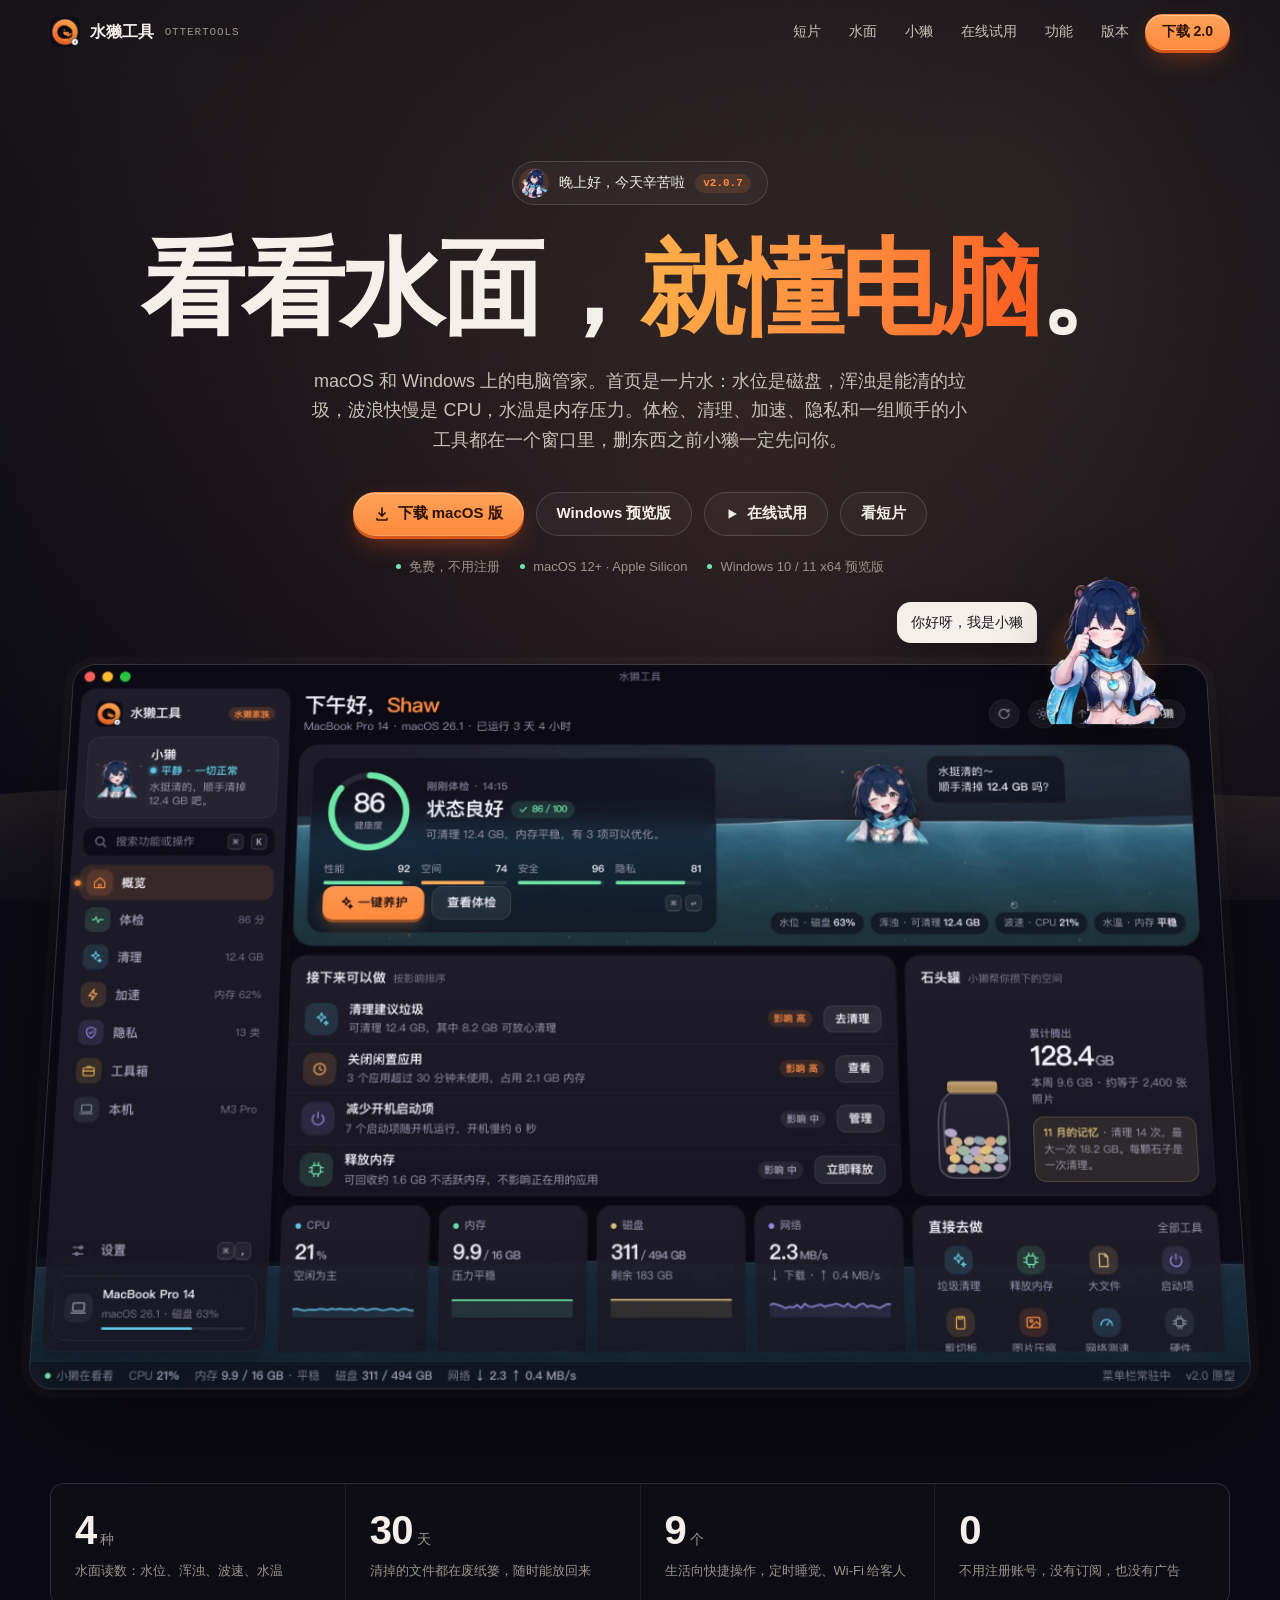
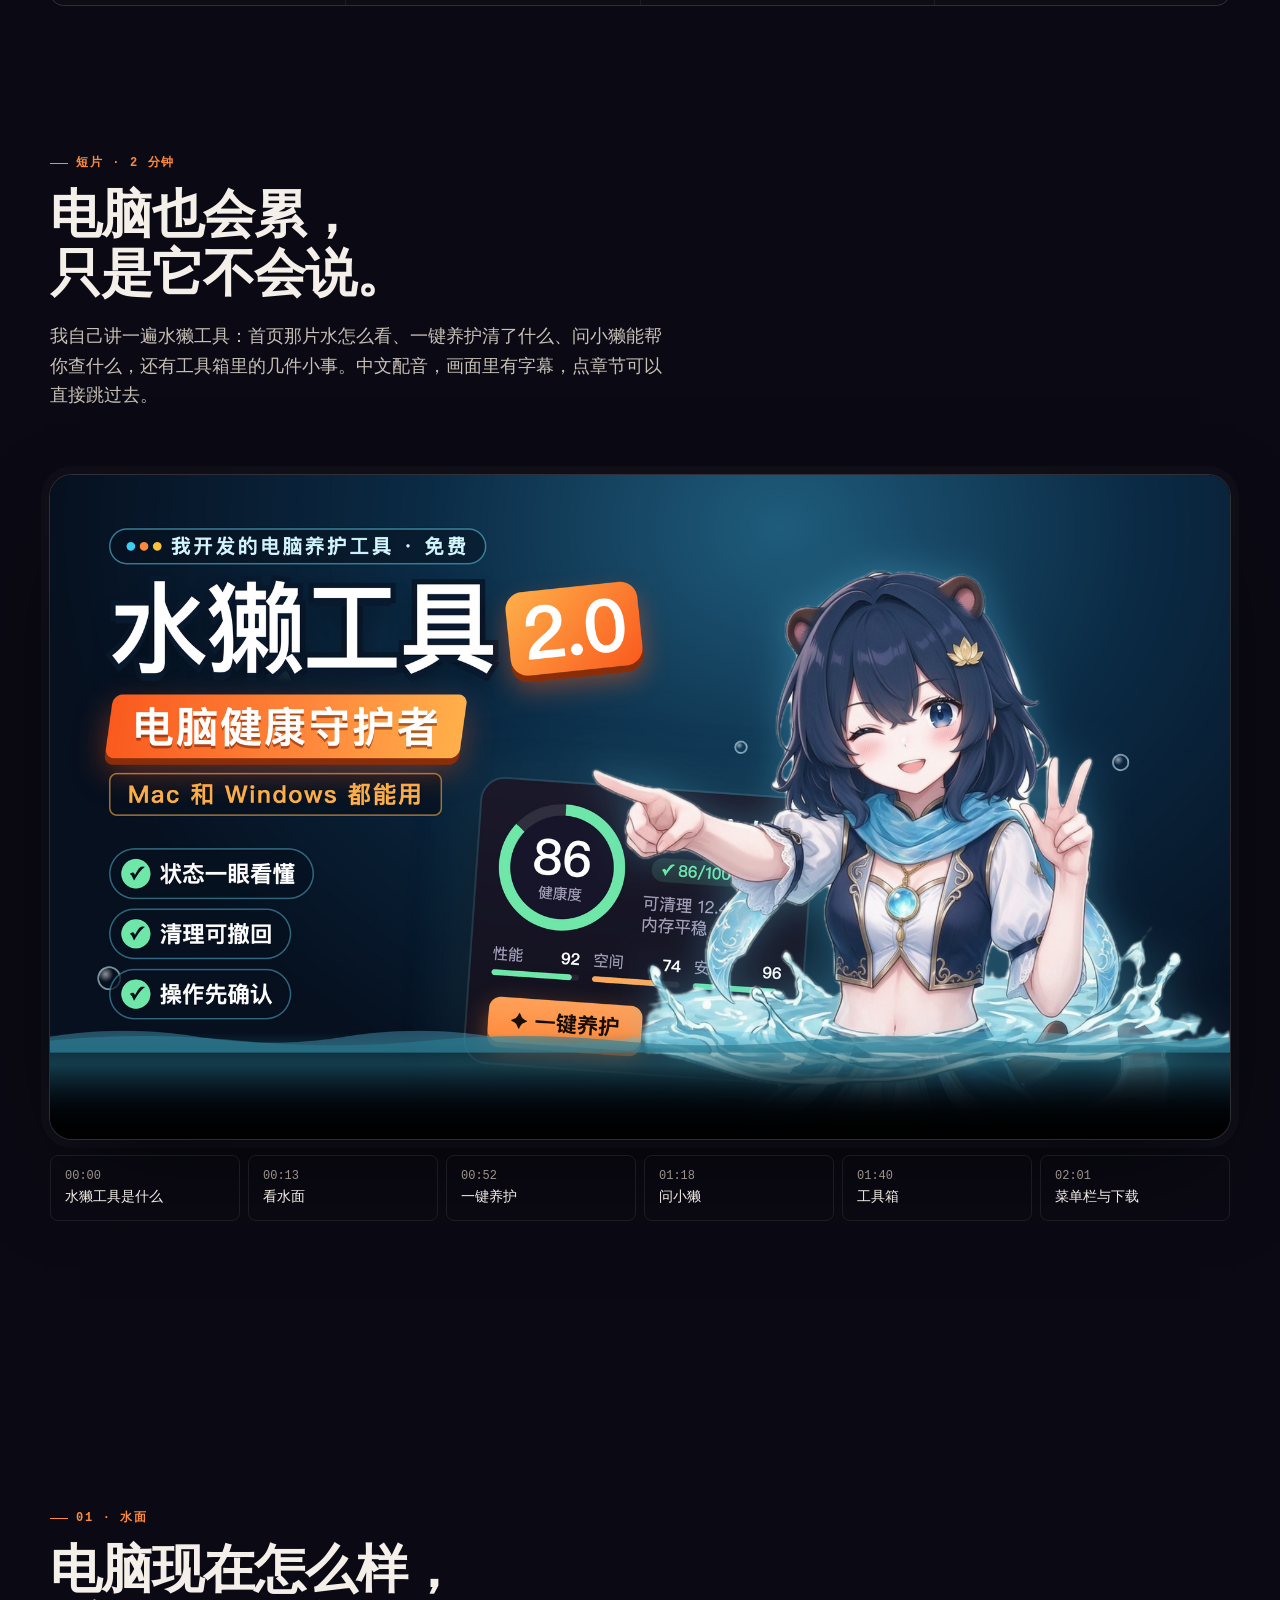
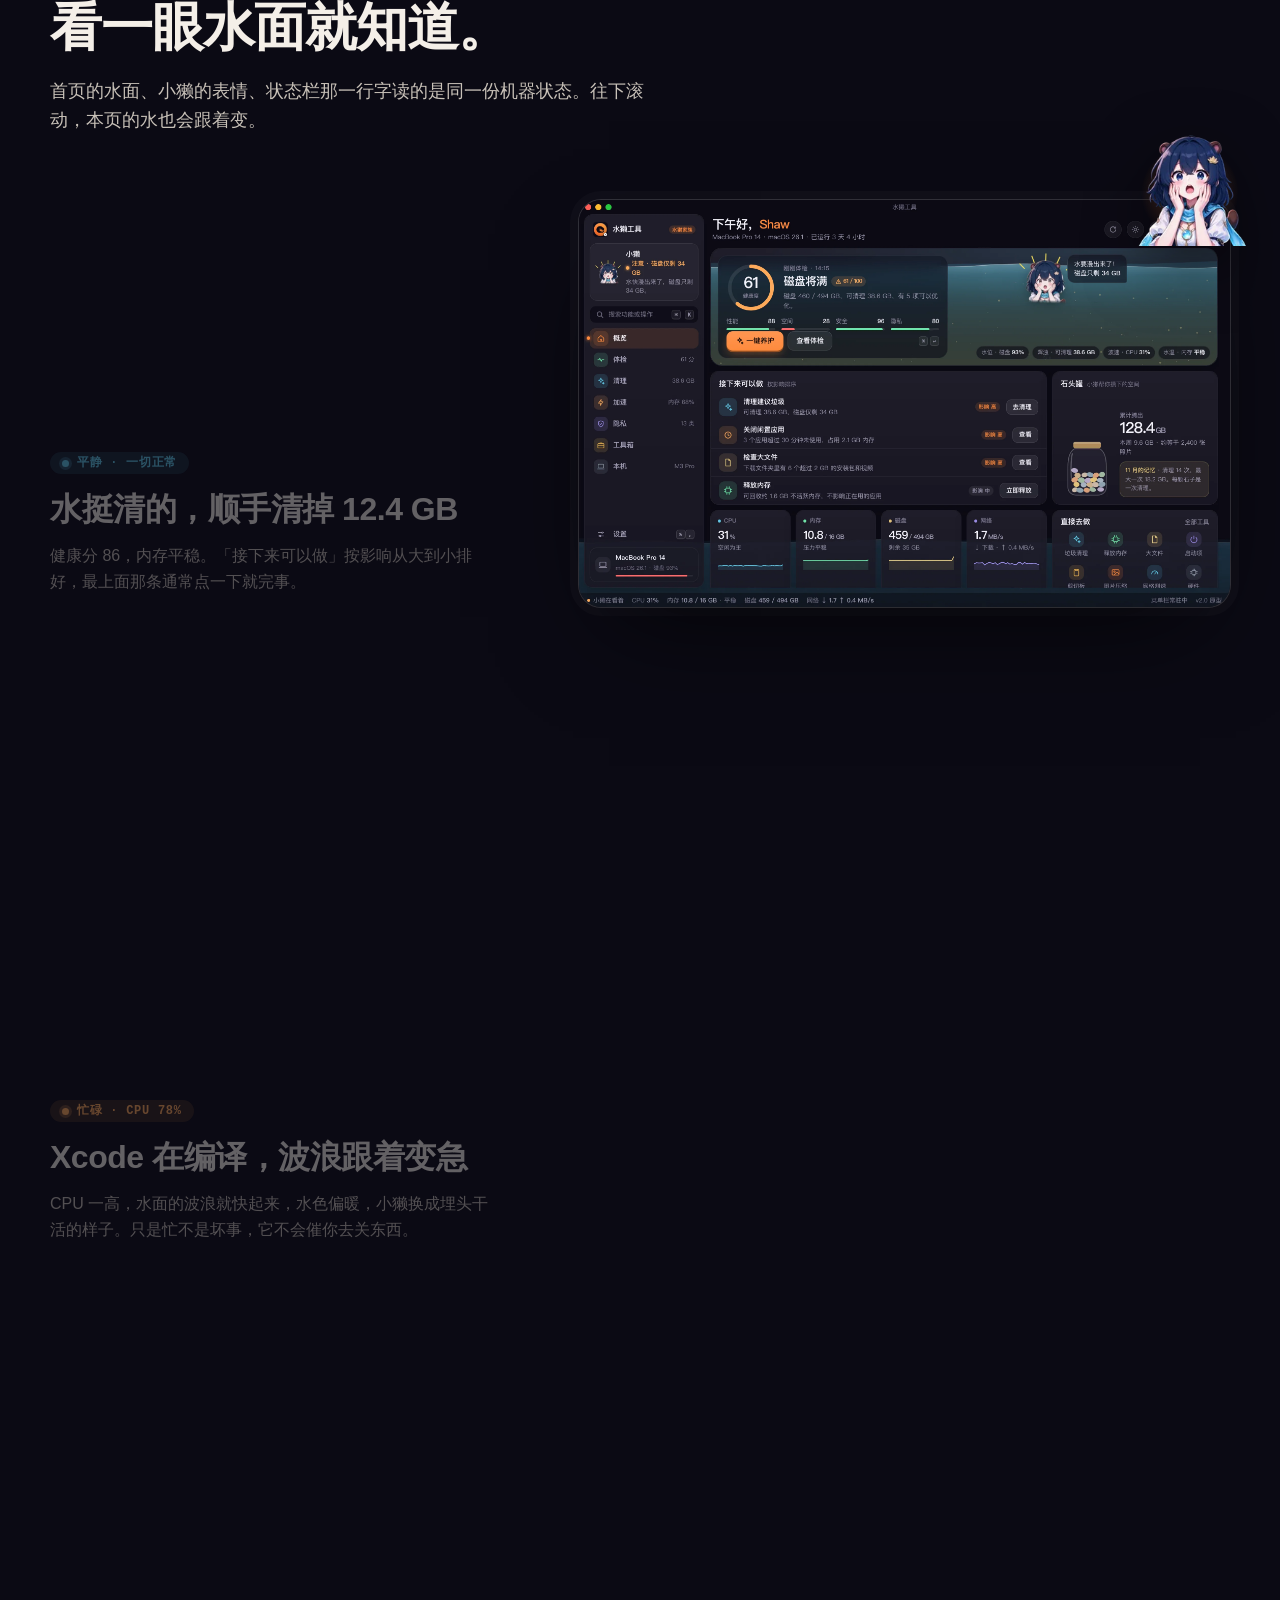
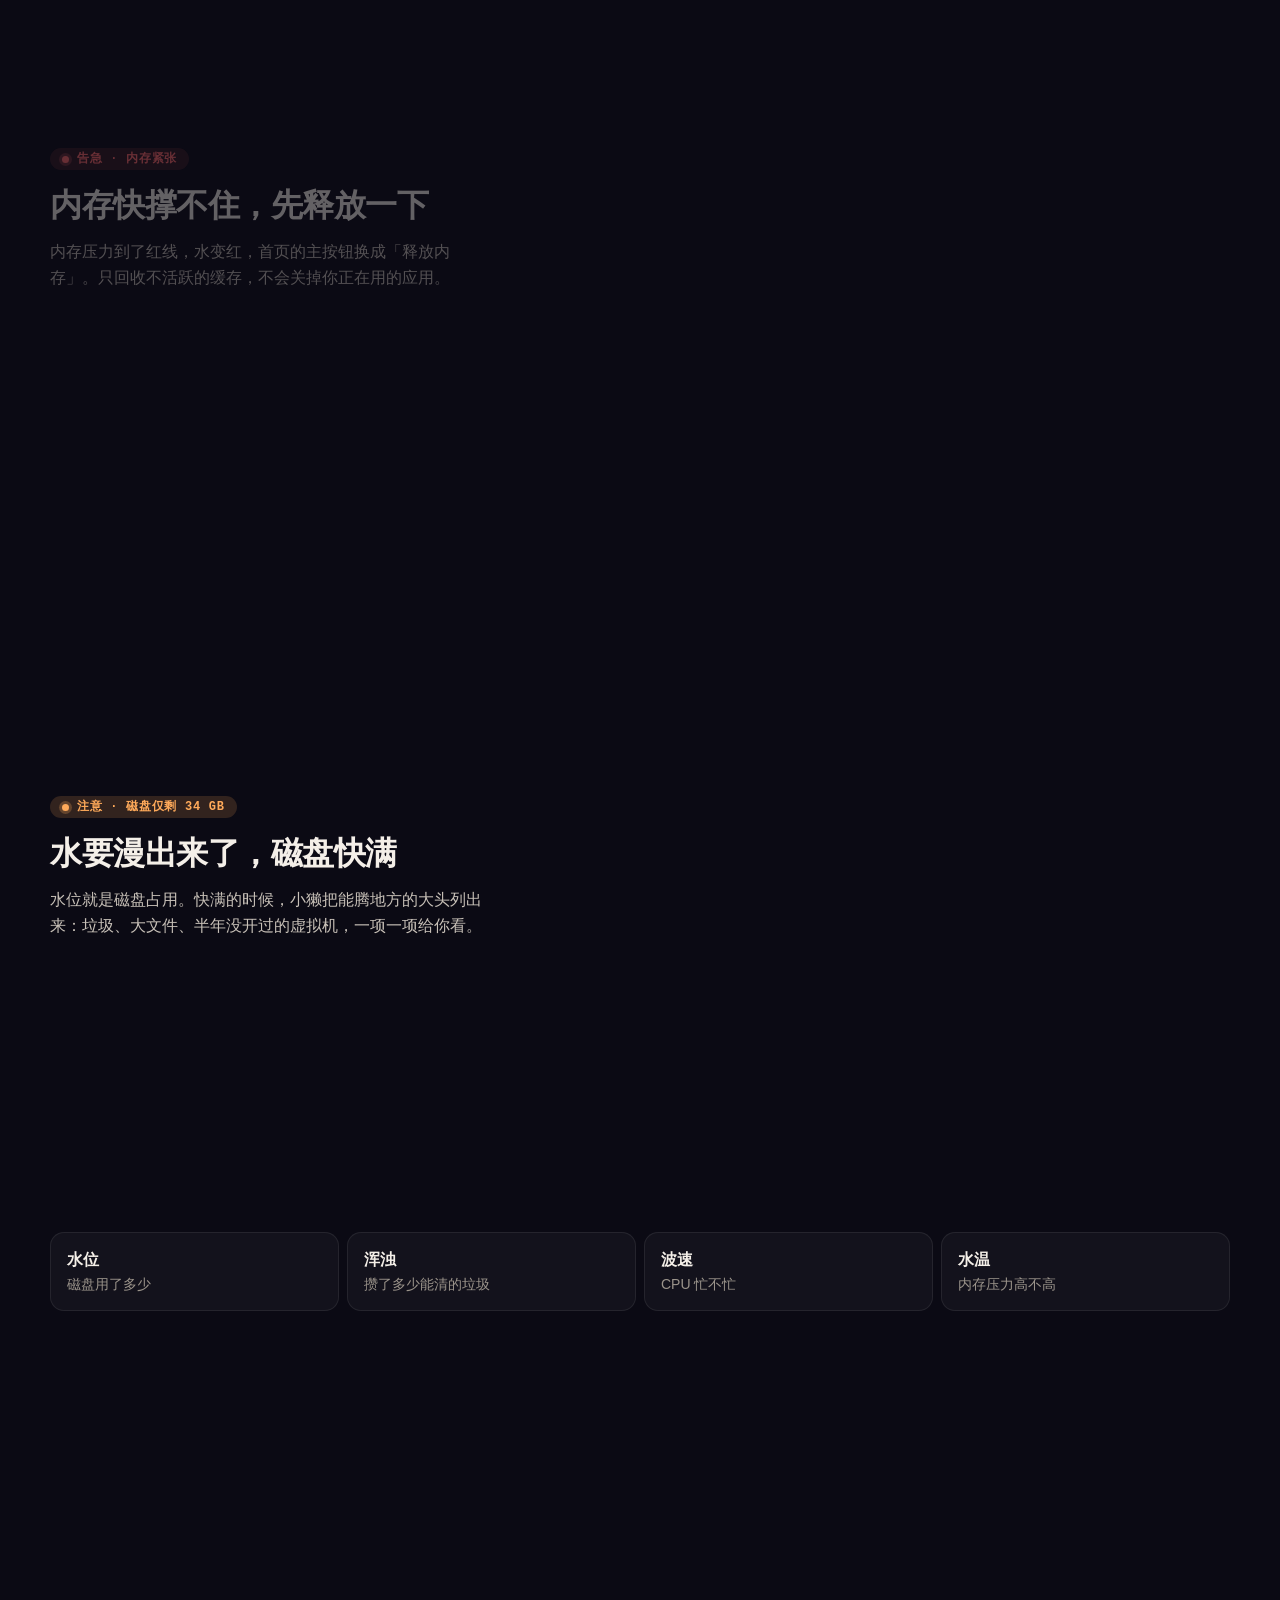
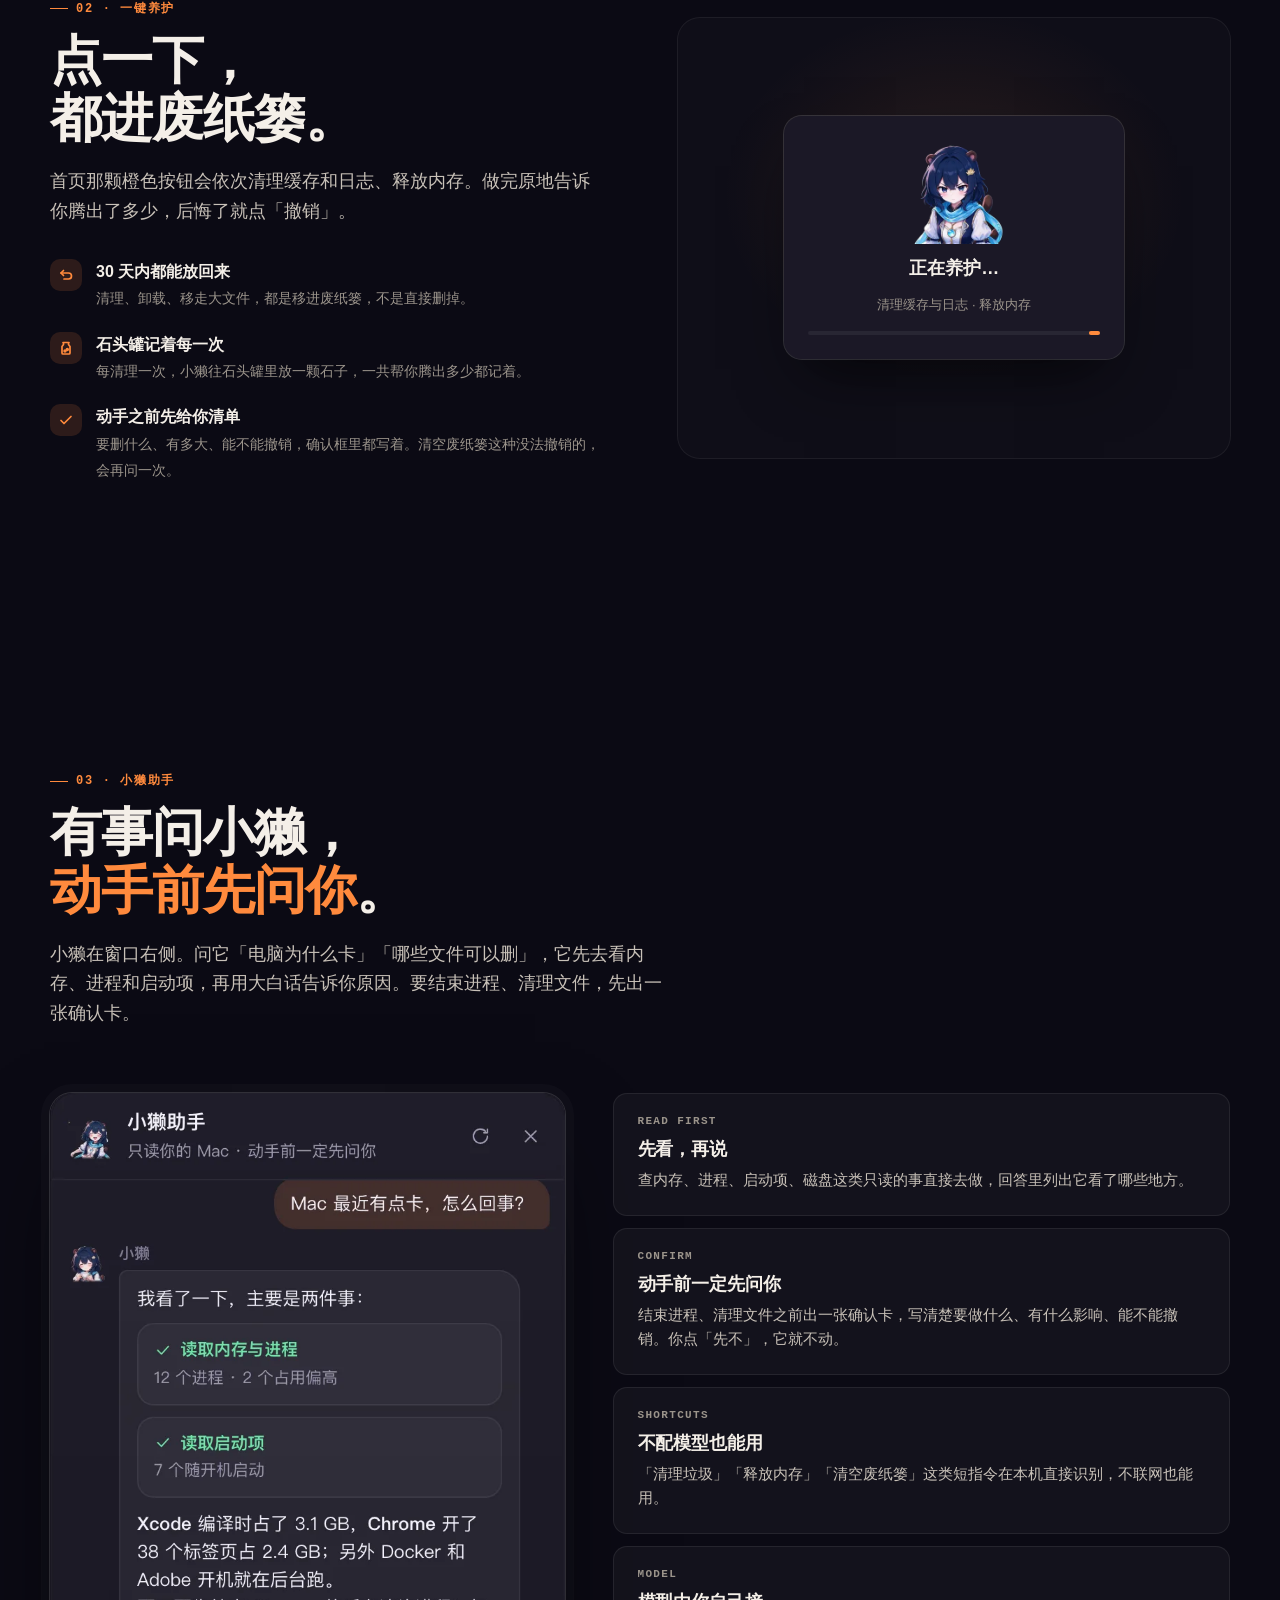
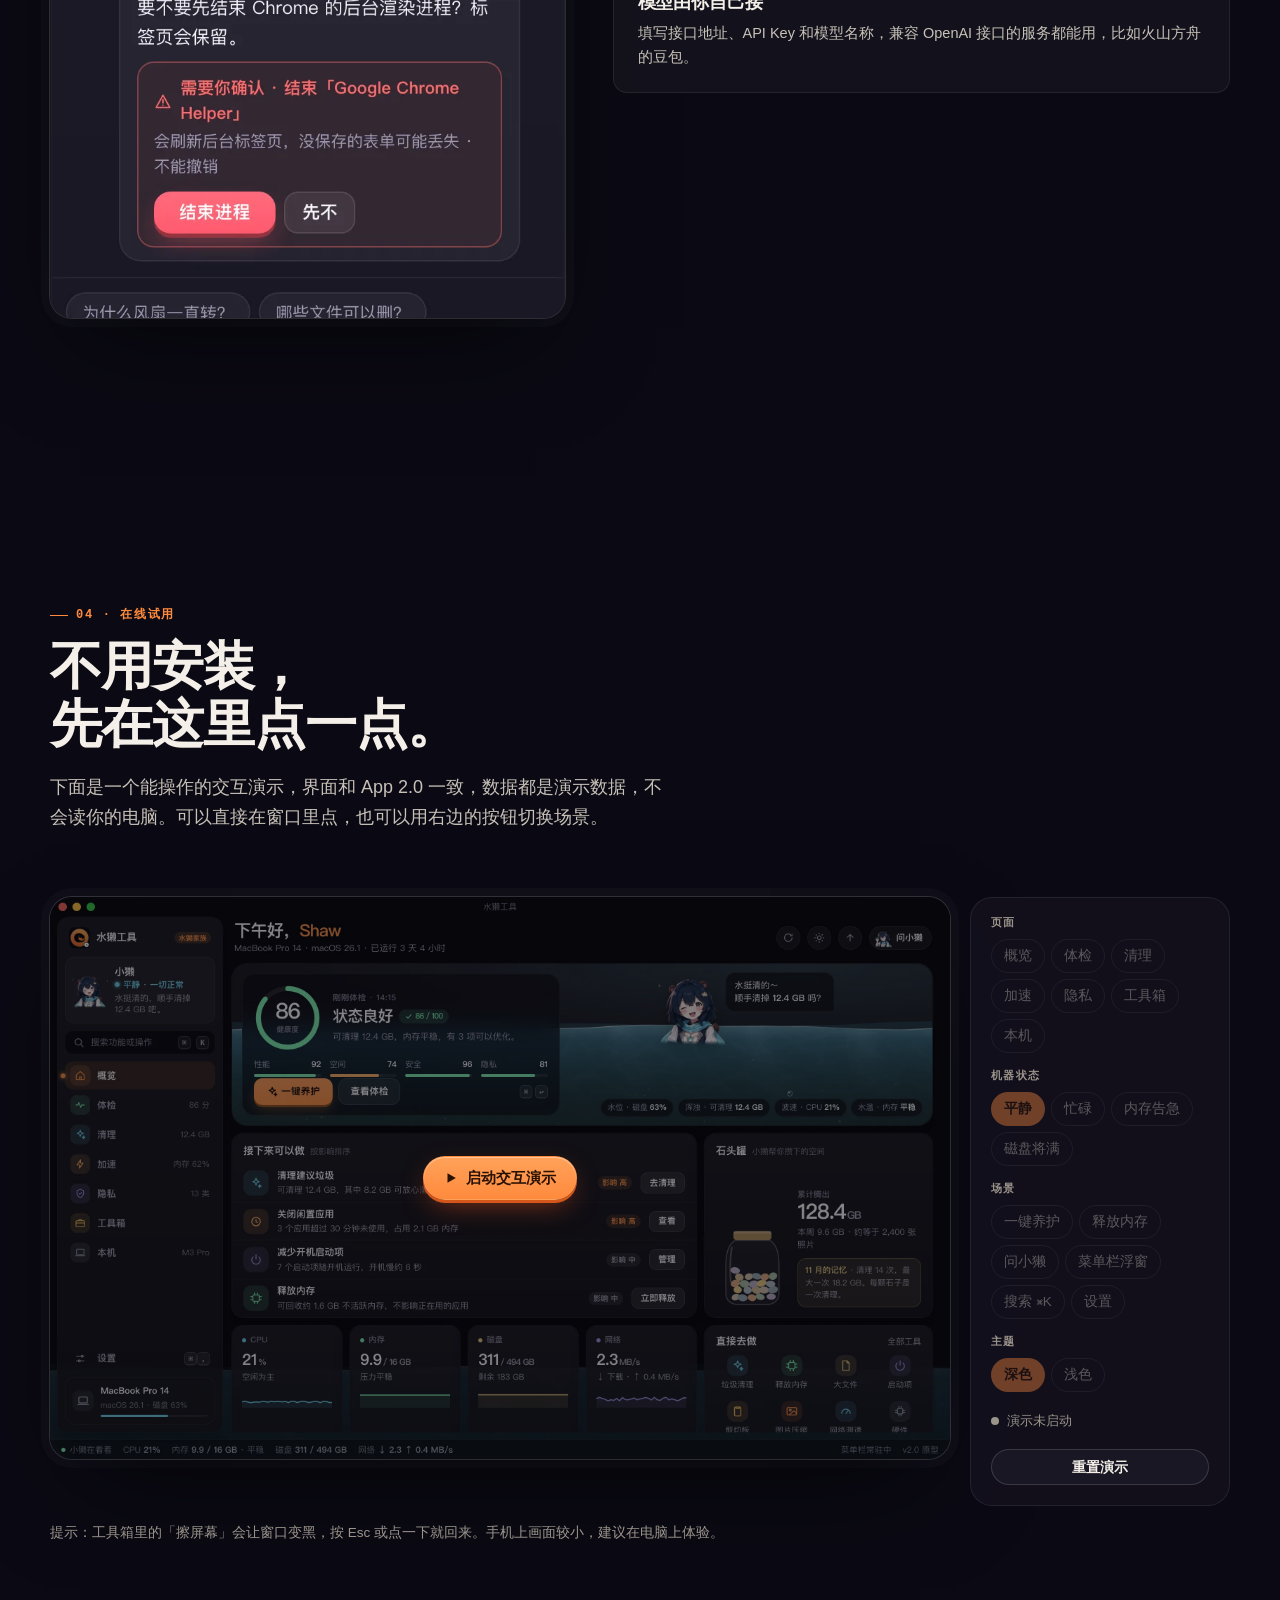
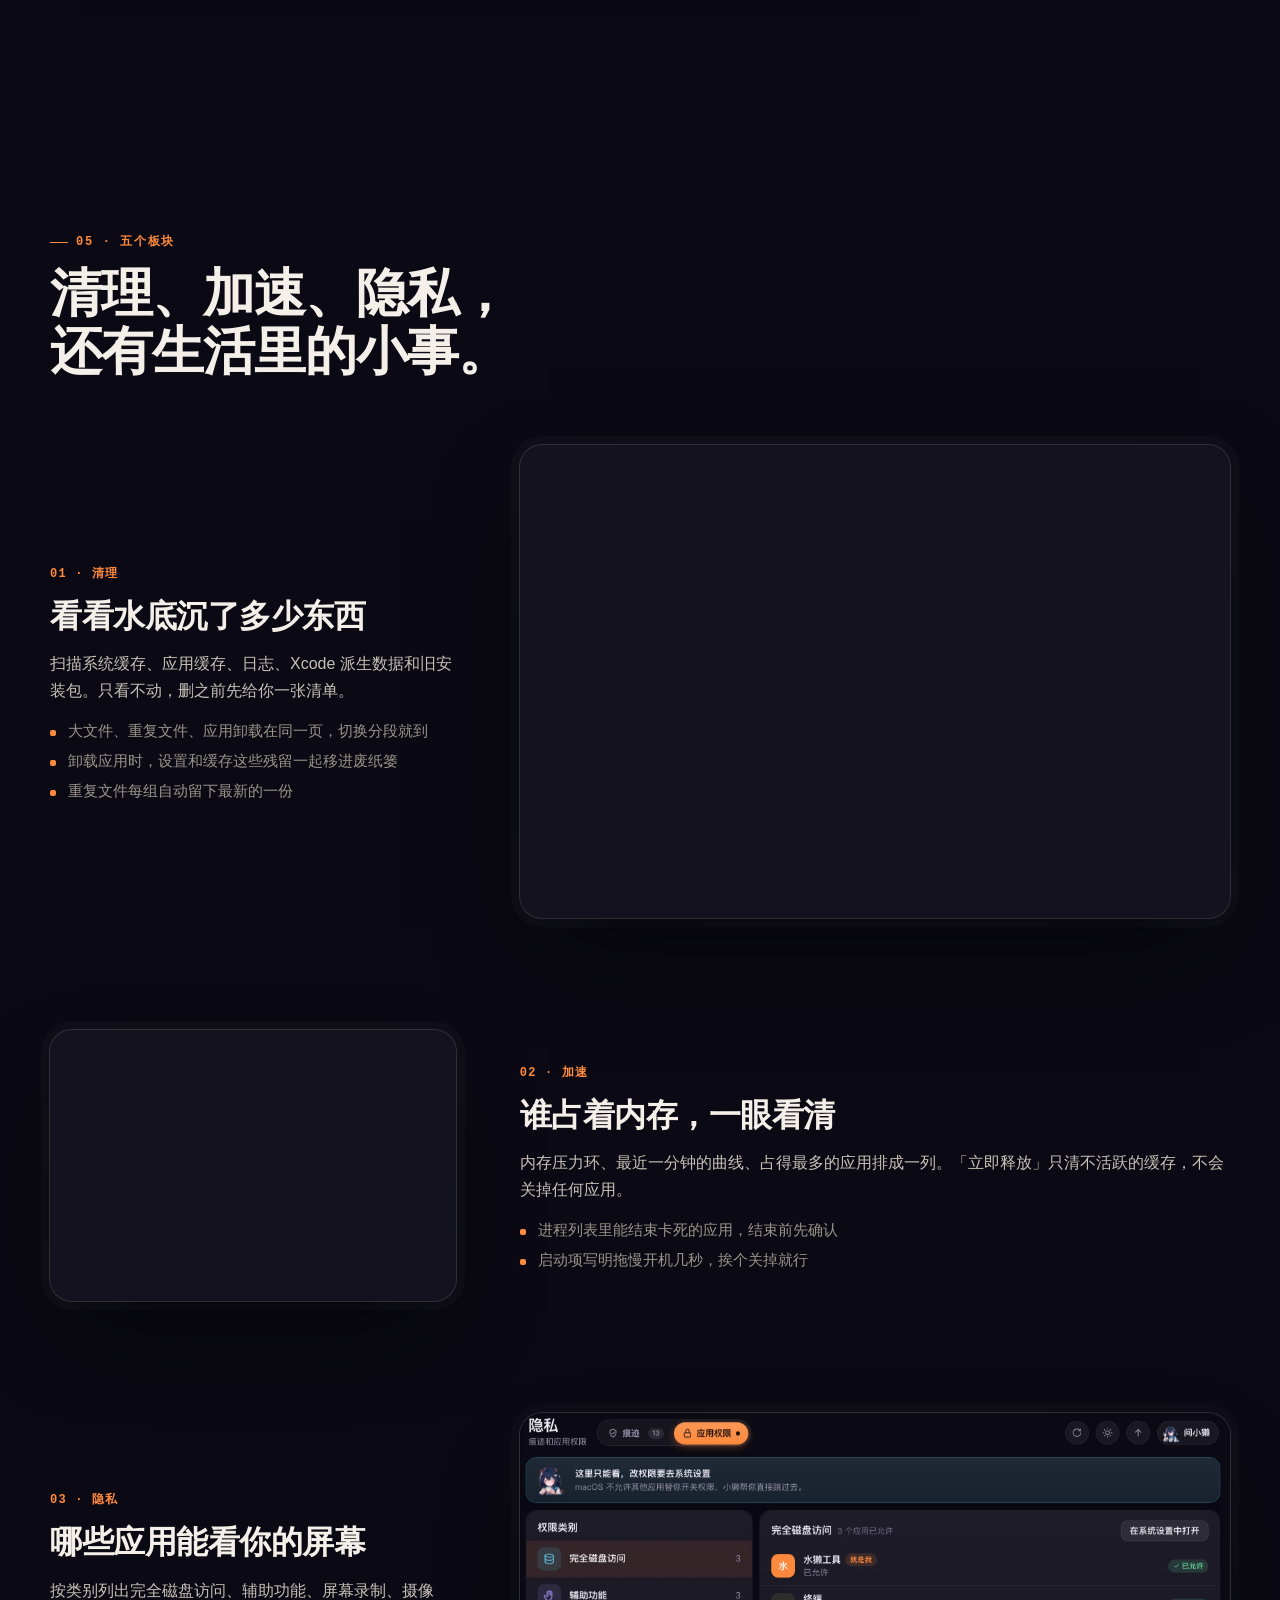
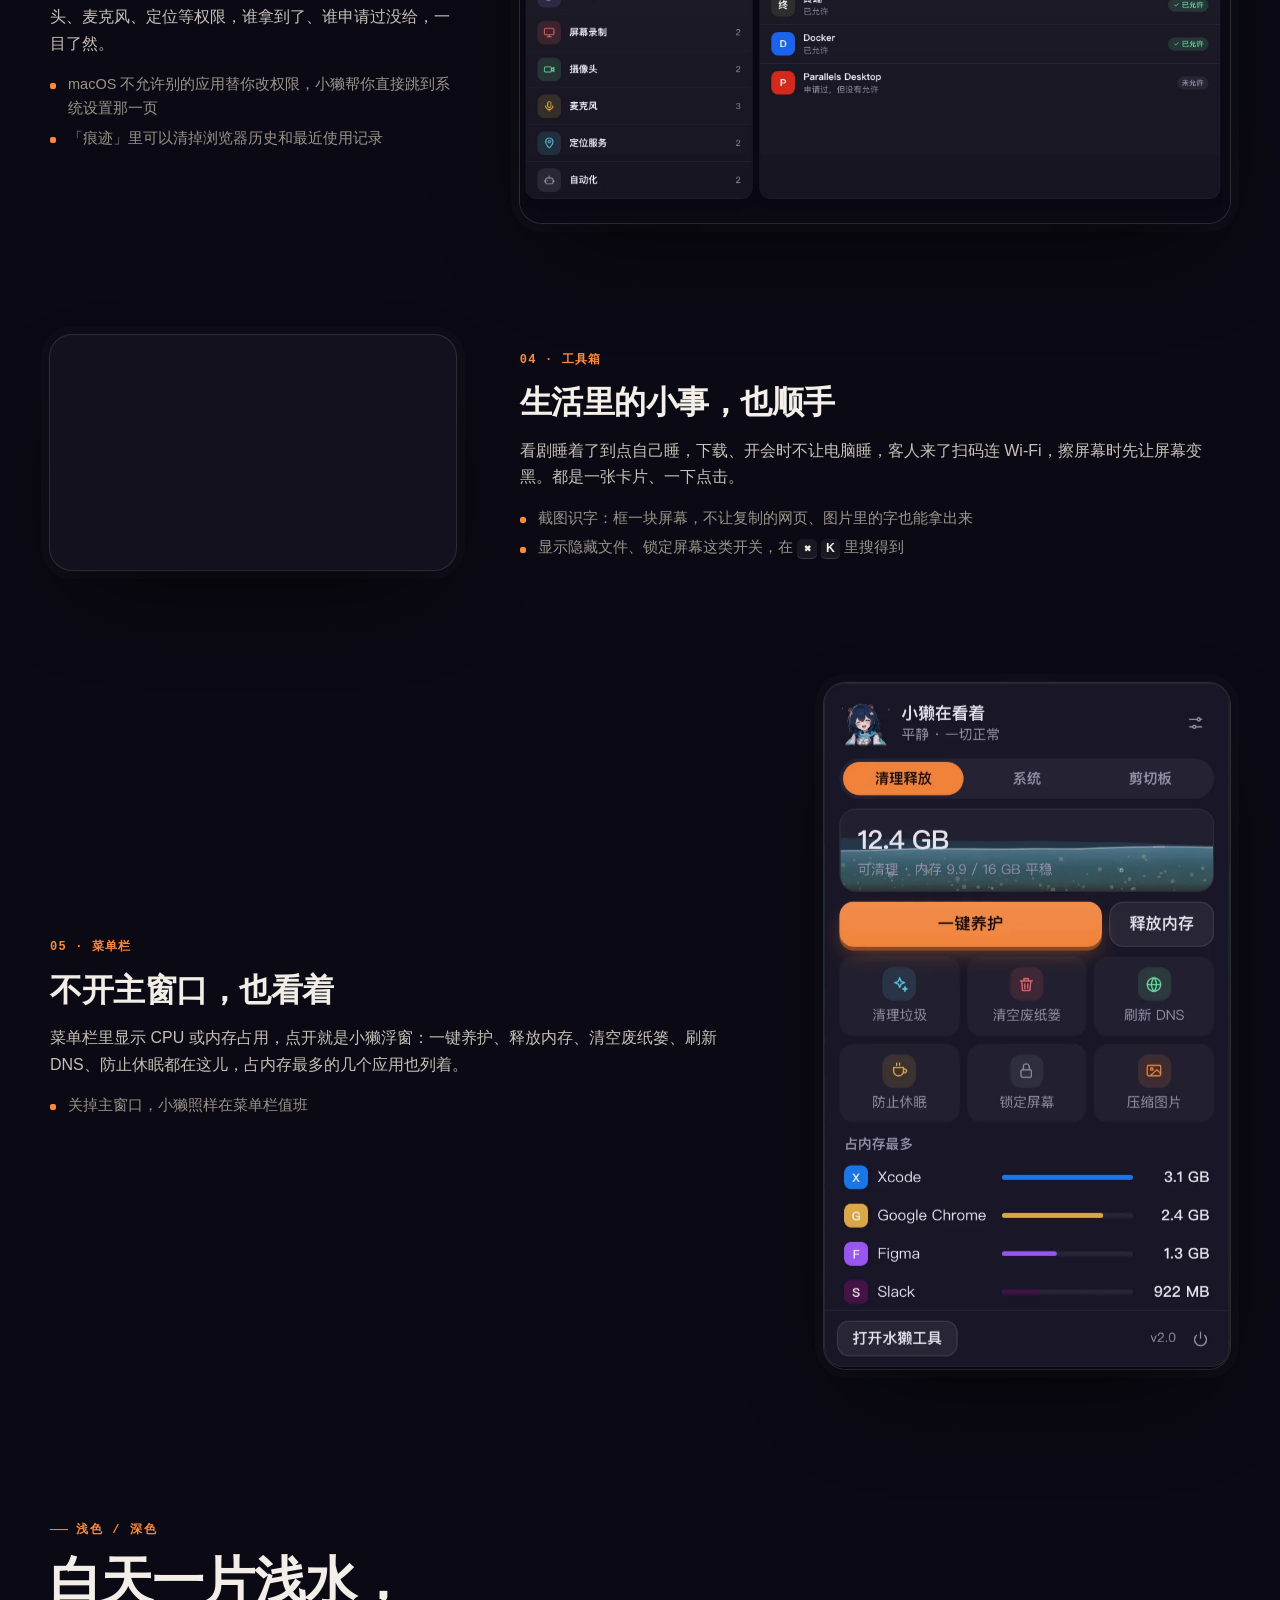
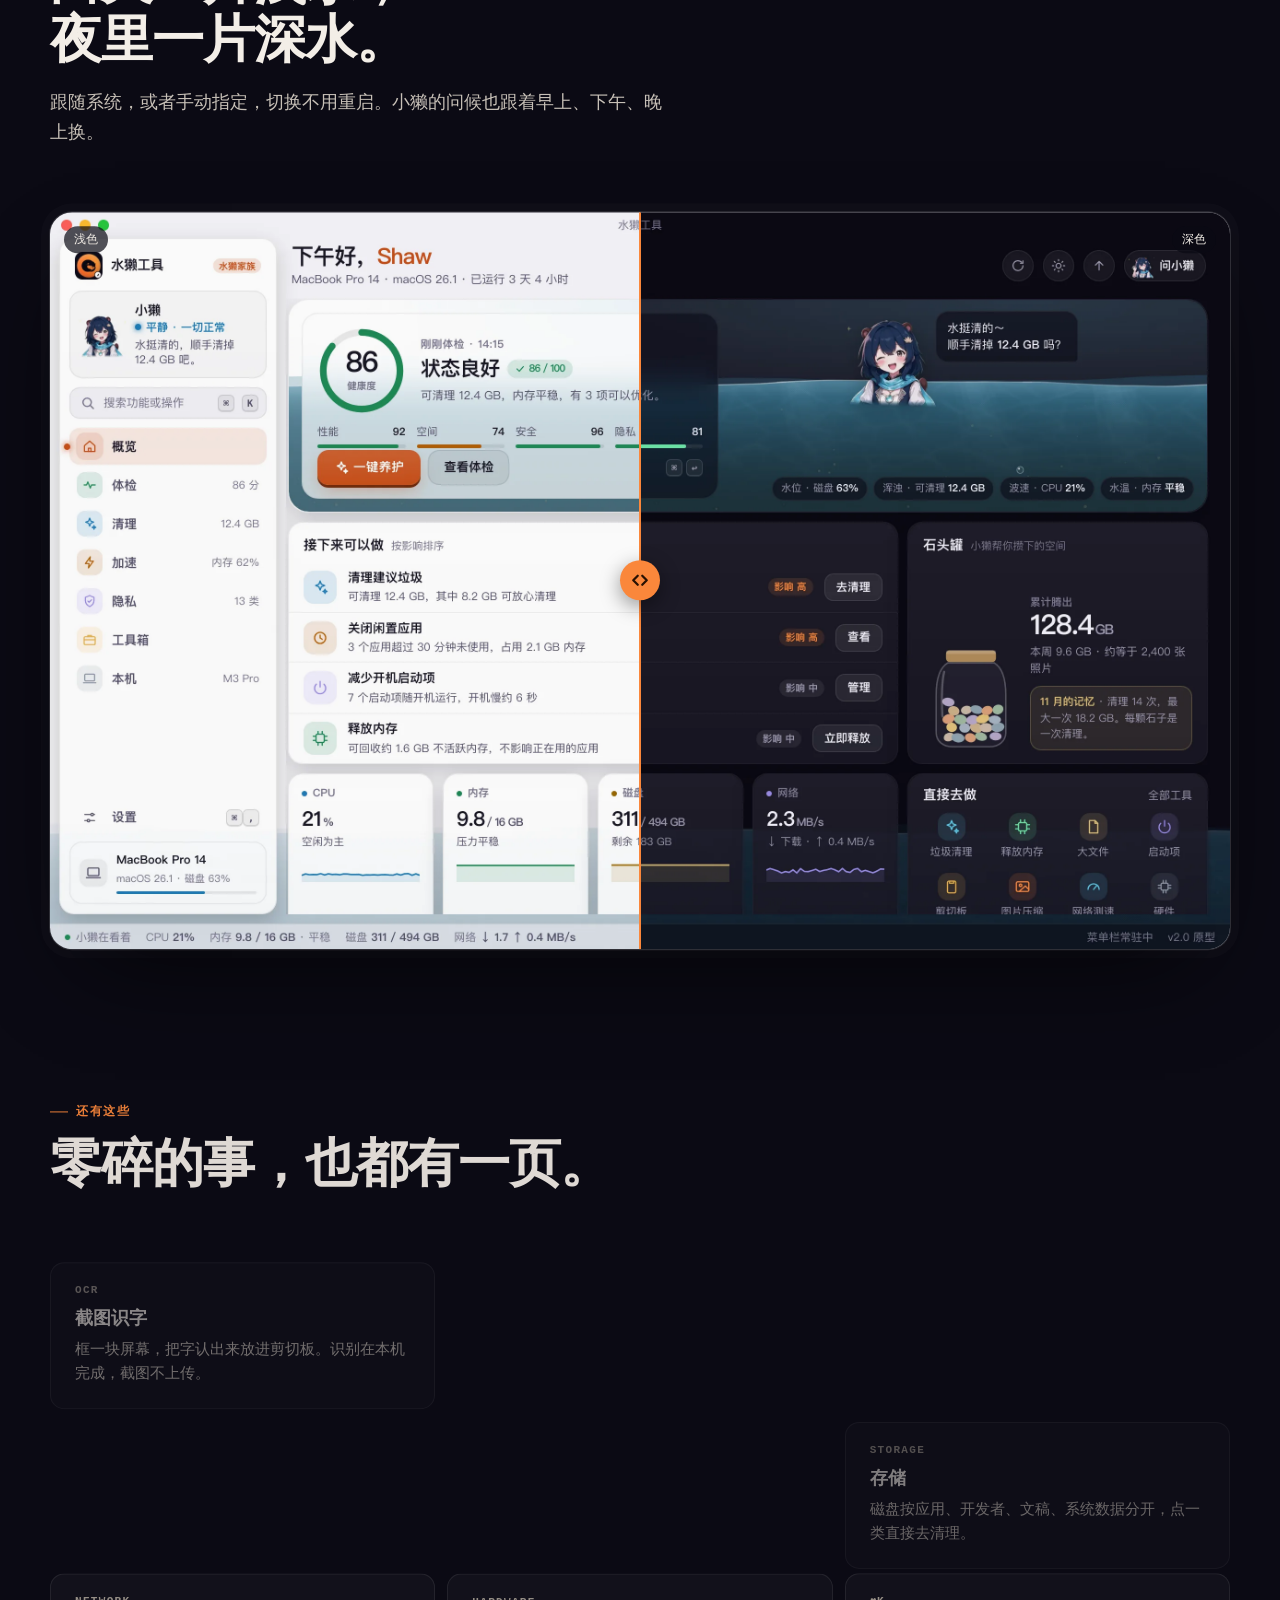
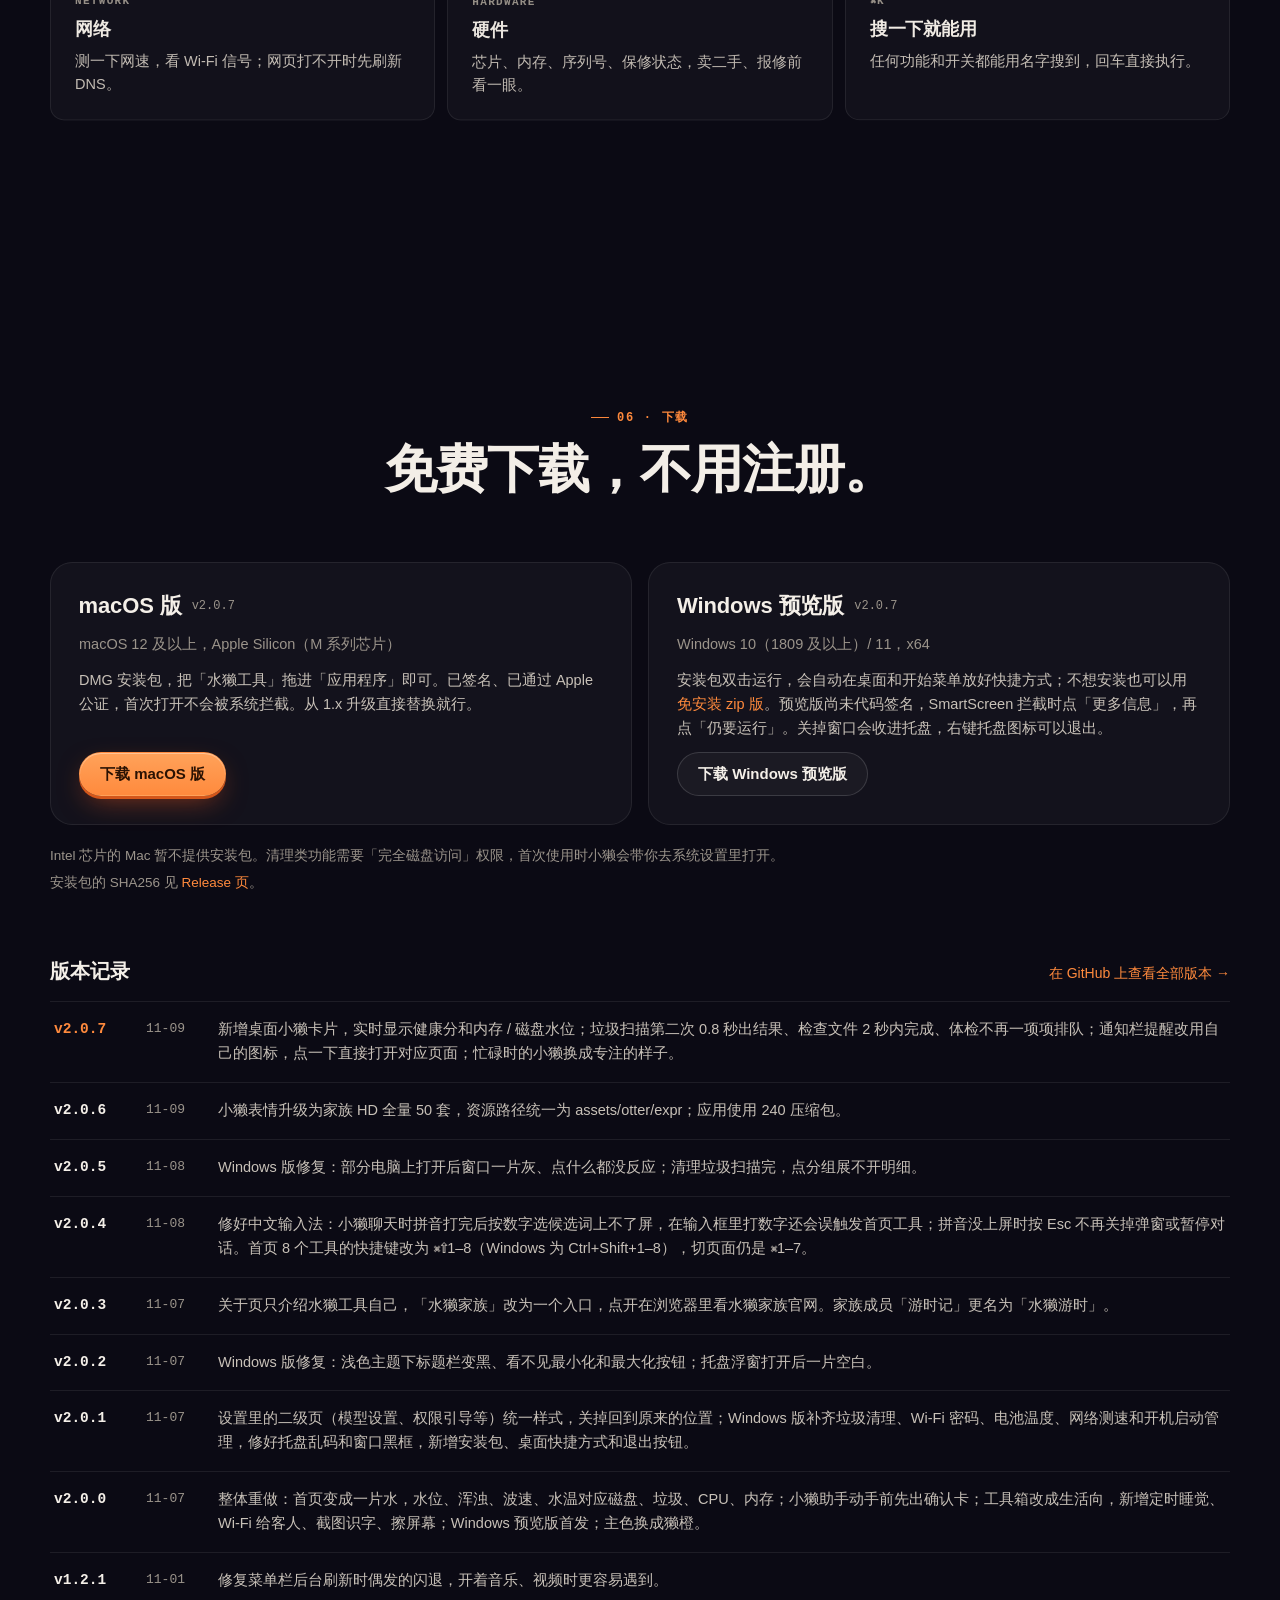
<file: index.html>
<!doctype html>
<html lang="zh-CN">

<head>
  <meta charset="UTF-8" />
  <meta name="viewport" content="width=device-width, initial-scale=1" />
  <title>水獭工具 2.0 · 看看水面，就懂电脑｜macOS 和 Windows 上的电脑管家</title>
  <meta name="description"
    content="水獭工具（OtterTools）2.0：macOS 和 Windows 上的电脑管家。首页是一片水，水位是磁盘、浑浊是垃圾、波速是 CPU、水温是内存；体检、清理、加速、隐私和生活向小工具都在一个窗口里，删东西之前小獭一定先问你。免费，不用注册，官网可直接试用。" />
  <meta name="theme-color" content="#0B0A14" />
  <meta property="og:title" content="水獭工具 2.0 · 看看水面，就懂电脑" />
  <meta property="og:description" content="macOS 和 Windows 上的电脑管家。水位是磁盘、浑浊是垃圾、波速是 CPU、水温是内存；清理都进废纸篓，小獭动手之前先问你。免费，不用注册。" />
  <meta property="og:image" content="https://shaoasher.github.io/ottertools-site/assets/og.jpg" />
  <meta property="og:url" content="https://shaoasher.github.io/ottertools-site/" />
  <meta property="og:type" content="website" />
  <meta name="twitter:card" content="summary_large_image" />
  <link rel="icon" type="image/png" href="assets/ottertools_icon.png" />
  <link rel="preload" as="image" href="assets/shots/home-dark.webp" type="image/webp" />
  <script>
    (function (r) {
      if (matchMedia("(prefers-reduced-motion: reduce)").matches) return;
      r.classList.add("motion");
      setTimeout(function () { if (!r.classList.contains("ready")) r.classList.remove("motion"); }, 4000);
    })(document.documentElement);
  </script>
  <style>
    .motion [data-in],
    .motion [data-in-stage],
    .motion #peek {
      visibility: hidden;
    }

    /* ==================================================================
       水獭工具 2.0 官网
       画布与 App 深色主题同源（#0B0A14 + 獭橙 #FA5A1E → #FFB04A），水面状态色与 App 一致：
       平静 水蓝 · 忙碌 暖橙 · 告急 珊瑚 · 正常 薄荷。
       间距 4/8/12/16/24/32/48/64/96/128 · 字号 12/14/16/18/22/28/40/56/76
       ================================================================== */
    :root {
      --bg: #0b0a14;
      --bg-2: #14121e;
      --card: rgba(255, 255, 255, .035);
      --card-2: rgba(255, 255, 255, .06);
      --line: rgba(255, 255, 255, .08);
      --line-2: rgba(255, 255, 255, .14);
      --ink: #f4efe8;
      --body: #c8c1b8;
      --mute: #9b948b;
      --accent: #ff8a3d;
      --accent-2: #d4561a;
      --accent-soft: rgba(255, 138, 61, .14);
      --on-accent: #2a1203;
      --calm: #5fc9e8;
      --busy: #ffaa5a;
      --alarm: #ff6b6b;
      --ok: #6ee7a8;
      --r-sm: 8px;
      --r: 14px;
      --r-lg: 22px;
      --wrap: 1180px;
      --ease-out: cubic-bezier(.22, 1, .36, 1);
      --sans: "PingFang SC", "HarmonyOS Sans SC", "Microsoft YaHei", -apple-system, BlinkMacSystemFont, "Inter", "Segoe UI", sans-serif;
      --mono: "SF Mono", "JetBrains Mono", ui-monospace, Menlo, Consolas, monospace;
      color-scheme: dark;
    }

    *, *::before, *::after { box-sizing: border-box; }

    html {
      -webkit-text-size-adjust: 100%;
      scroll-behavior: smooth;
      scroll-padding-top: 80px;
    }

    body {
      margin: 0;
      background: var(--bg);
      color: var(--body);
      font: 400 16px/1.65 var(--sans);
      -webkit-font-smoothing: antialiased;
      text-rendering: optimizeLegibility;
      overflow-x: hidden;
    }

    img, video { display: block; max-width: 100%; height: auto; }
    a { color: inherit; text-decoration: none; }
    button { font: inherit; color: inherit; }

    code, .mono { font-family: var(--mono); font-size: .9em; }

    code {
      padding: 1px 6px;
      white-space: nowrap;
      border-radius: 6px;
      background: var(--card-2);
      color: var(--ink);
    }

    kbd {
      display: inline-block;
      min-width: 1.6em;
      padding: 0 5px;
      border-radius: 5px;
      background: var(--card-2);
      box-shadow: inset 0 -1px 0 var(--line-2);
      color: var(--ink);
      font: 600 .85em/1.6 var(--sans);
      text-align: center;
    }

    :focus-visible {
      outline: 2px solid var(--accent);
      outline-offset: 3px;
      border-radius: 6px;
    }

    .skip {
      position: fixed;
      left: 16px;
      top: -60px;
      z-index: 100;
      padding: 8px 14px;
      border-radius: var(--r-sm);
      background: var(--accent);
      color: var(--on-accent);
      font-weight: 600;
    }

    .skip:focus { top: 16px; }

    .wrap { width: min(var(--wrap), calc(100% - 48px)); margin: 0 auto; }

    /* ── 背景环境层：一片水，颜色和水位跟着当前章节的机器状态变 ── */
    #ambient {
      position: fixed;
      inset: 0;
      width: 100%;
      height: 100%;
      z-index: -1;
      pointer-events: none;
    }

    /* ── 导航 ── */
    .nav {
      position: sticky;
      top: 0;
      z-index: 50;
      border-bottom: 1px solid transparent;
      transition: background-color .3s var(--ease-out), border-color .3s var(--ease-out), backdrop-filter .3s;
    }

    .nav.solid {
      background: rgba(11, 10, 20, .72);
      border-color: var(--line);
      backdrop-filter: blur(16px) saturate(1.4);
      -webkit-backdrop-filter: blur(16px) saturate(1.4);
    }

    .nav-in { display: flex; align-items: center; gap: 24px; height: 64px; }

    .brand {
      display: flex;
      align-items: center;
      gap: 10px;
      color: var(--ink);
      font-weight: 700;
      font-size: 16px;
      letter-spacing: .01em;
    }

    .brand img { width: 30px; height: 30px; border-radius: 8px; }

    .brand small {
      font: 500 11px/1 var(--mono);
      color: var(--mute);
      letter-spacing: .08em;
    }

    .nav-links { display: flex; align-items: center; gap: 4px; margin-left: auto; }

    .nav-links a:not(.btn) {
      padding: 6px 12px;
      border-radius: 999px;
      font-size: 14px;
      color: var(--body);
      transition: color .15s, background-color .15s;
    }

    @media (hover: hover) {
      .nav-links a:not(.btn):hover { color: var(--ink); background: var(--card-2); }
    }

    /* ── 按钮：按下 0.96，150ms ease-out ── */
    .btn {
      display: inline-flex;
      align-items: center;
      justify-content: center;
      gap: 8px;
      min-height: 44px;
      padding: 0 20px;
      border: 1px solid var(--line-2);
      border-radius: 999px;
      background: var(--card);
      color: var(--ink);
      font-size: 15px;
      font-weight: 600;
      white-space: nowrap;
      cursor: pointer;
      transition: transform .15s var(--ease-out), background-color .15s, border-color .15s, box-shadow .2s;
    }

    .btn:active { transform: scale(.96); }
    .btn svg { flex: none; }

    .btn-accent {
      border-color: transparent;
      background: linear-gradient(180deg, #ffa25a, var(--accent));
      color: var(--on-accent);
      box-shadow: 0 1px 0 rgba(255, 255, 255, .35) inset, 0 3px 0 var(--accent-2), 0 10px 28px -8px rgba(250, 90, 30, .55);
    }

    .btn-sm { min-height: 36px; padding: 0 16px; font-size: 14px; }

    @media (hover: hover) {
      .btn:hover { background: var(--card-2); border-color: rgba(255, 255, 255, .22); }
      .btn-accent:hover { background: linear-gradient(180deg, #ffb070, #ff9a52); border-color: transparent; }
    }

    /* ── 通用排版 ── */
    .sec { position: relative; padding: clamp(80px, 11vw, 140px) 0; }

    .eyebrow {
      display: inline-flex;
      align-items: center;
      gap: 8px;
      margin: 0 0 16px;
      font: 600 12px/1 var(--mono);
      letter-spacing: .14em;
      text-transform: uppercase;
      color: var(--accent);
    }

    .eyebrow::before { content: ""; width: 18px; height: 1px; background: currentColor; }

    h1, h2, h3, h4 { margin: 0; color: var(--ink); font-weight: 700; text-wrap: balance; }

    h2 { font-size: clamp(30px, 4.4vw, 52px); line-height: 1.12; letter-spacing: -.02em; }
    h3 { font-size: 20px; line-height: 1.35; letter-spacing: -.005em; }

    .lede {
      max-width: 620px;
      margin: 20px 0 0;
      font-size: clamp(16px, 1.5vw, 18px);
      color: var(--body);
      text-wrap: pretty;
    }

    .hl { color: var(--accent); }

    .sec-head { max-width: 760px; margin-bottom: clamp(40px, 6vw, 64px); }
    .sec-head.center { margin-inline: auto; text-align: center; }
    .sec-head.center .lede { margin-inline: auto; }

    /* 窗口外框：与 App 的卡面同一层级 */
    .frame {
      position: relative;
      border-radius: var(--r-lg);
      background: var(--bg-2);
      box-shadow: 0 0 0 1px var(--line-2), 0 40px 100px -30px rgba(0, 0, 0, .7), 0 0 0 9px rgba(255, 255, 255, .025);
      overflow: hidden;
    }

    .frame img { width: 100%; }

    /* ── 首屏 ── */
    .hero { padding: clamp(48px, 8vw, 96px) 0 0; text-align: center; }

    .greet {
      display: inline-flex;
      align-items: center;
      gap: 10px;
      padding: 6px 16px 6px 6px;
      border: 1px solid var(--line-2);
      border-radius: 999px;
      background: rgba(255, 255, 255, .04);
      color: var(--ink);
      font-size: 14px;
      cursor: pointer;
      transition: transform .15s var(--ease-out), border-color .15s;
    }

    .greet:active { transform: scale(.96); }

    .greet img {
      width: 30px;
      height: 30px;
      border-radius: 50%;
      background: var(--accent-soft);
      object-fit: cover;
    }

    .greet .v {
      font: 600 11px/1 var(--mono);
      color: var(--accent);
      padding: 4px 8px;
      border-radius: 999px;
      background: var(--accent-soft);
    }

    .hero h1 {
      margin: 28px auto 0;
      font-size: clamp(46px, 8.6vw, 104px);
      line-height: 1.04;
      letter-spacing: -.04em;
      font-weight: 800;
    }

    .hero h1 .w { display: inline-block; }

    .hero h1 em {
      font-style: normal;
      background: linear-gradient(100deg, #ffb04a, #ff8a3d 55%, #fa5a1e);
      -webkit-background-clip: text;
      background-clip: text;
      color: transparent;
    }

    .hero .lede { margin: 24px auto 0; max-width: 660px; }

    .hero-act { display: flex; flex-wrap: wrap; justify-content: center; gap: 12px; margin-top: 36px; }

    .hero-meta {
      display: flex;
      flex-wrap: wrap;
      justify-content: center;
      gap: 8px 20px;
      margin: 20px 0 0;
      padding: 0;
      list-style: none;
      font-size: 13px;
      color: var(--mute);
    }

    .hero-meta li::before {
      content: "";
      display: inline-block;
      width: 5px;
      height: 5px;
      margin: 0 8px 2px 0;
      border-radius: 50%;
      background: var(--ok);
    }

    .stage { position: relative; margin-top: clamp(56px, 8vw, 88px); perspective: 1600px; }
    .stage .frame { transform-origin: 50% 0; }

    .peek {
      position: absolute;
      right: clamp(8px, 4vw, 56px);
      top: clamp(-96px, -7vw, -56px);
      width: clamp(96px, 12vw, 150px);
      z-index: 3;
      cursor: pointer;
      border: 0;
      padding: 0;
      background: none;
    }

    .peek img { width: 100%; filter: drop-shadow(0 18px 30px rgba(0, 0, 0, .5)); }

    .peek::before {
      content: "";
      position: absolute;
      inset: 12% 8% 4%;
      border-radius: 50%;
      background: radial-gradient(closest-side, rgba(255, 138, 61, .45), transparent);
      z-index: -1;
      animation: breathe 4.4s ease-in-out infinite;
    }

    @keyframes breathe {
      50% { opacity: .55; transform: scale(.92); }
    }

    .bubble {
      position: absolute;
      right: calc(100% - 8px);
      top: 18%;
      width: max-content;
      max-width: 240px;
      padding: 10px 14px;
      border-radius: 14px 14px 4px 14px;
      background: var(--ink);
      color: #1b1720;
      font-size: 14px;
      font-weight: 500;
      line-height: 1.45;
      text-align: left;
      box-shadow: 0 12px 30px -8px rgba(0, 0, 0, .5);
      pointer-events: none;
    }

    .stats {
      display: grid;
      grid-template-columns: repeat(4, 1fr);
      gap: 1px;
      margin-top: clamp(48px, 7vw, 80px);
      border: 1px solid var(--line);
      border-radius: var(--r);
      background: var(--line);
      overflow: hidden;
      text-align: left;
    }

    .stat { padding: 24px; background: rgba(11, 10, 20, .82); }

    .stat b {
      display: block;
      color: var(--ink);
      font-size: clamp(28px, 3.4vw, 40px);
      font-weight: 700;
      line-height: 1.1;
      letter-spacing: -.02em;
      font-variant-numeric: tabular-nums;
    }

    .stat b small { margin-left: 4px; font-size: 14px; font-weight: 500; color: var(--mute); }
    .stat > span { display: block; margin-top: 8px; font-size: 13px; color: var(--mute); }

    /* ── 水面叙事：左侧步骤滚动，右侧窗口吸顶切换 ── */
    .states {
      display: grid;
      grid-template-columns: minmax(0, 5fr) minmax(0, 7fr);
      gap: clamp(32px, 5vw, 72px);
    }

    .steps { list-style: none; margin: 0; padding: 0; }

    .step {
      min-height: 72vh;
      display: flex;
      flex-direction: column;
      justify-content: center;
      padding: 24px 0;
      opacity: .38;
      transition: opacity .4s var(--ease-out);
    }

    .step.on { opacity: 1; }

    .step .tag {
      display: inline-flex;
      align-items: center;
      gap: 8px;
      align-self: flex-start;
      margin-bottom: 16px;
      padding: 5px 12px;
      border-radius: 999px;
      font: 600 12px/1 var(--mono);
      letter-spacing: .06em;
      background: color-mix(in srgb, var(--c) 16%, transparent);
      color: var(--c);
    }

    .step .tag i {
      width: 7px;
      height: 7px;
      border-radius: 50%;
      background: currentColor;
      box-shadow: 0 0 0 3px color-mix(in srgb, var(--c) 25%, transparent);
    }

    .step h3 { font-size: clamp(24px, 2.6vw, 32px); line-height: 1.2; letter-spacing: -.015em; }
    .step p { margin: 14px 0 0; max-width: 440px; }
    .step .inline { display: none; }

    .read {
      display: grid;
      grid-template-columns: repeat(4, 1fr);
      gap: 8px;
      margin: 40px 0 0;
      padding: 0;
      list-style: none;
    }

    .read li {
      padding: 14px 16px;
      border: 1px solid var(--line);
      border-radius: var(--r);
      background: var(--card);
      font-size: 14px;
    }

    .read b { display: block; color: var(--ink); font-size: 16px; }
    .read span { color: var(--mute); }

    .sticky {
      position: sticky;
      top: calc(50vh - min(26vw, 300px));
      height: max-content;
    }

    .screens { position: relative; aspect-ratio: 1280 / 800; }

    .screens img {
      position: absolute;
      inset: 0;
      width: 100%;
      height: 100%;
      opacity: 0;
      transition: opacity .5s var(--ease-out);
    }

    .screens img.on { opacity: 1; }

    .sticky .peek { top: -70px; right: -18px; width: 116px; }

    /* ── 一键养护：进度弹窗原地切换成结果 ── */
    .moment {
      display: grid;
      grid-template-columns: minmax(0, 1fr) minmax(0, 1fr);
      align-items: center;
      gap: clamp(32px, 6vw, 88px);
    }

    .oc-stage {
      position: relative;
      display: grid;
      place-items: center;
      min-height: 440px;
      border-radius: var(--r-lg);
      background:
        radial-gradient(60% 60% at 50% 40%, rgba(255, 138, 61, .10), transparent 70%),
        rgba(255, 255, 255, .02);
      box-shadow: 0 0 0 1px var(--line);
      overflow: hidden;
    }

    .oc {
      width: min(340px, 86%);
      padding: 24px;
      border-radius: 18px;
      background: #1b1826;
      box-shadow: 0 0 0 1px var(--line-2), 0 30px 60px -20px rgba(0, 0, 0, .7);
      text-align: center;
    }

    .oc .busy, .oc .done { display: grid; justify-items: center; gap: 10px; }
    .oc .done { display: none; }
    .oc img { width: 104px; height: 104px; }
    .oc h4 { font-size: 18px; }
    .oc p { margin: 0; font-size: 13px; color: var(--mute); }

    .oc .bar {
      position: relative;
      width: 100%;
      height: 4px;
      margin-top: 6px;
      border-radius: 4px;
      background: var(--card-2);
      overflow: hidden;
    }

    .oc .bar i {
      position: absolute;
      inset: 0 auto 0 0;
      width: 40%;
      border-radius: 4px;
      background: var(--accent);
    }

    .oc .btns { display: grid; gap: 8px; width: 100%; margin-top: 8px; }

    .oc .btns span {
      display: block;
      padding: 10px;
      border-radius: 10px;
      background: var(--card-2);
      color: var(--ink);
      font-size: 14px;
      font-weight: 600;
    }

    .oc .btns span:first-child {
      background: var(--accent);
      color: var(--on-accent);
      box-shadow: 0 3px 0 var(--accent-2);
    }

    /* 落进石头罐的石子 */
    .pebble {
      position: absolute;
      left: 50%;
      top: 34%;
      width: 10px;
      height: 8px;
      margin: -4px -5px;
      border-radius: 50%;
      background: var(--ok);
      opacity: 0;
      pointer-events: none;
    }

    .points { display: grid; gap: 20px; margin: 32px 0 0; padding: 0; list-style: none; }
    .points li { display: grid; grid-template-columns: 32px 1fr; gap: 14px; }

    .points .ic {
      display: grid;
      place-items: center;
      width: 32px;
      height: 32px;
      border-radius: 10px;
      background: var(--accent-soft);
      color: var(--accent);
    }

    .points b { display: block; color: var(--ink); font-weight: 600; }
    .points span { font-size: 14px; color: var(--mute); }

    /* ── 小獭 AI ── */
    .ai-grid {
      display: grid;
      grid-template-columns: minmax(0, 5fr) minmax(0, 6fr);
      gap: clamp(24px, 4vw, 48px);
      align-items: start;
    }

    .crop { position: relative; overflow: hidden; aspect-ratio: var(--w) / var(--h); }

    .crop img {
      position: absolute;
      max-width: none;
      width: calc(2560 / var(--w) * 100%);
      left: calc(var(--x) / var(--w) * -100%);
      top: calc(var(--y) / var(--h) * -100%);
    }

    .cards { display: grid; gap: 12px; }

    .card {
      padding: 22px 24px;
      border: 1px solid var(--line);
      border-radius: var(--r);
      background: var(--card);
      transition: border-color .2s, background-color .2s;
    }

    @media (hover: hover) {
      .card:hover { border-color: var(--line-2); background: var(--card-2); }
    }

    .card .k {
      display: block;
      margin-bottom: 10px;
      font: 600 11px/1 var(--mono);
      letter-spacing: .12em;
      text-transform: uppercase;
      color: var(--mute);
    }

    .card h3 { font-size: 18px; }
    .card p { margin: 8px 0 0; font-size: 14.5px; color: var(--body); }

    .fine { margin: 16px 0 0; font-size: 13.5px; color: var(--mute); }

    /* ── 交互演示 ── */
    .demo {
      display: grid;
      grid-template-columns: minmax(0, 1fr) 260px;
      gap: 20px;
      align-items: start;
    }

    .demo-view { aspect-ratio: 1280 / 800; background: #0b0a12; }
    .demo-view iframe { display: block; width: 100%; height: 100%; border: 0; }

    .demo-poster {
      position: absolute;
      inset: 0;
      display: grid;
      place-items: center;
      border: 0;
      padding: 0;
      background: none;
      cursor: pointer;
    }

    .demo-poster img {
      position: absolute;
      inset: 0;
      width: 100%;
      height: 100%;
      object-fit: cover;
      filter: saturate(.85) brightness(.55);
      transition: filter .3s var(--ease-out);
    }

    .demo-poster .btn { position: relative; pointer-events: none; }

    @media (hover: hover) {
      .demo-poster:hover img { filter: saturate(1) brightness(.7); }
    }

    .panel {
      display: grid;
      gap: 18px;
      padding: 20px;
      border: 1px solid var(--line);
      border-radius: var(--r-lg);
      background: rgba(20, 18, 30, .82);
    }

    .panel h4 {
      margin-bottom: 10px;
      font: 600 11px/1 var(--mono);
      letter-spacing: .12em;
      text-transform: uppercase;
      color: var(--mute);
    }

    .chips { display: flex; flex-wrap: wrap; gap: 6px; }

    .chip {
      min-height: 34px;
      padding: 0 12px;
      border: 1px solid var(--line-2);
      border-radius: 999px;
      background: transparent;
      font-size: 13.5px;
      cursor: pointer;
      transition: transform .15s var(--ease-out), background-color .15s, border-color .15s, color .15s;
    }

    .chip:active { transform: scale(.96); }

    .chip[aria-pressed="true"] {
      border-color: transparent;
      background: var(--accent);
      color: var(--on-accent);
      font-weight: 600;
    }

    .chip:disabled { opacity: .4; cursor: not-allowed; }

    @media (hover: hover) {
      .chip:not(:disabled):not([aria-pressed="true"]):hover { background: var(--card-2); }
    }

    .readout { display: flex; align-items: center; gap: 8px; font-size: 13px; color: var(--mute); }

    .readout i {
      flex: none;
      width: 8px;
      height: 8px;
      border-radius: 50%;
      background: var(--mute);
      transition: background-color .3s;
    }

    .demo-note { margin: 16px 0 0; font-size: 13.5px; color: var(--mute); }

    /* ── 功能 ── */
    .feats { display: grid; gap: clamp(64px, 9vw, 112px); }

    .feat {
      display: grid;
      grid-template-columns: minmax(0, 4fr) minmax(0, 7fr);
      gap: clamp(32px, 5vw, 64px);
      align-items: center;
    }

    .feat:nth-child(even) .feat-copy { order: 2; }
    .feat.tall { grid-template-columns: minmax(0, 7fr) minmax(0, 4fr); }
    .feat.tall figure { max-width: 420px; justify-self: center; width: 100%; }

    .feat .num { font: 600 12px/1 var(--mono); color: var(--accent); letter-spacing: .1em; }

    .feat h3 {
      margin-top: 12px;
      font-size: clamp(24px, 2.6vw, 32px);
      line-height: 1.2;
      letter-spacing: -.015em;
    }

    .feat p { margin: 16px 0 0; }

    .bullets { margin: 16px 0 0; padding: 0; list-style: none; font-size: 14.5px; color: var(--mute); }
    .bullets li { position: relative; padding-left: 18px; margin-top: 6px; }

    .bullets li::before {
      content: "";
      position: absolute;
      left: 0;
      top: .7em;
      width: 6px;
      height: 6px;
      border-radius: 2px;
      background: var(--accent);
    }

    .grid-3 { display: grid; grid-template-columns: repeat(3, 1fr); gap: 12px; }

    /* 浅色 / 深色对比 */
    .compare { position: relative; aspect-ratio: 1280 / 800; --p: 50%; }
    .compare img { position: absolute; inset: 0; width: 100%; height: 100%; }
    .compare .top { clip-path: inset(0 0 0 var(--p)); }

    .compare .handle {
      position: absolute;
      top: 0;
      bottom: 0;
      left: var(--p);
      width: 2px;
      margin-left: -1px;
      background: var(--accent);
      pointer-events: none;
    }

    .compare .knob {
      position: absolute;
      top: 50%;
      left: 50%;
      display: grid;
      place-items: center;
      width: 40px;
      height: 40px;
      margin: -20px;
      border-radius: 50%;
      background: var(--accent);
      color: var(--on-accent);
      box-shadow: 0 6px 20px rgba(0, 0, 0, .4);
    }

    .compare input {
      position: absolute;
      inset: 0;
      width: 100%;
      height: 100%;
      margin: 0;
      opacity: 0;
      cursor: ew-resize;
    }

    .compare .lab {
      position: absolute;
      top: 14px;
      padding: 4px 10px;
      border-radius: 999px;
      background: rgba(11, 10, 20, .7);
      color: var(--ink);
      font-size: 12px;
      pointer-events: none;
    }

    .compare .lab.l { left: 14px; }
    .compare .lab.d { right: 14px; }
    .compare:has(input:focus-visible) { outline: 2px solid var(--accent); outline-offset: 4px; }

    /* ── 短片 ── */
    .film video { display: block; width: 100%; aspect-ratio: 16 / 9; background: #000; }
    .chapters { display: grid; grid-template-columns: repeat(6, 1fr); gap: 8px; margin: 16px 0 0; padding: 0; list-style: none; }
    .chapters a {
      display: block; padding: 12px 14px; border: 1px solid var(--line); border-radius: var(--r-sm);
      font-size: 14px; color: var(--ink); transition: border-color .15s, background-color .15s;
    }
    .chapters a span { display: block; font: 500 12px/1.4 var(--mono); color: var(--mute); }
    @media (hover: hover) {
      .chapters a:hover { border-color: var(--line-2); background: var(--card); }
    }

    /* ── 下载 ── */
    .dl { display: grid; grid-template-columns: repeat(2, 1fr); gap: 16px; }

    .dl-card {
      display: flex;
      flex-direction: column;
      gap: 12px;
      padding: 28px;
      border: 1px solid var(--line);
      border-radius: var(--r-lg);
      background: var(--card);
    }

    .dl-card.mine {
      border-color: color-mix(in srgb, var(--accent) 50%, transparent);
      background: linear-gradient(180deg, rgba(255, 138, 61, .08), rgba(255, 138, 61, .02));
    }

    .dl-card .os { display: flex; align-items: center; flex-wrap: wrap; gap: 10px; }
    .dl-card .os h3 { font-size: 22px; }
    .dl-card .ver { font: 500 12px/1 var(--mono); color: var(--mute); }

    .dl-card .yours {
      display: none;
      padding: 4px 10px;
      border-radius: 999px;
      background: var(--accent);
      color: var(--on-accent);
      font-size: 12px;
      font-weight: 600;
    }

    .dl-card.mine .yours { display: inline-block; }
    .dl-card p { margin: 0; font-size: 14.5px; }
    .dl-card .req { color: var(--mute); }
    .dl-card .btn { align-self: flex-start; margin-top: auto; }
    .dl-note { margin-top: 20px; font-size: 13.5px; color: var(--mute); }
    .dl-note p { margin: 4px 0; }

    .vlog { margin-top: 64px; }

    .vlog-head {
      display: flex;
      align-items: baseline;
      justify-content: space-between;
      gap: 16px;
      margin-bottom: 16px;
    }

    .vlog-head a { font-size: 14px; color: var(--accent); }

    .vlist { margin: 0; padding: 0; list-style: none; border-top: 1px solid var(--line); }

    .vlist a {
      display: grid;
      grid-template-columns: 76px 56px 1fr;
      gap: 16px;
      padding: 16px 4px;
      border-bottom: 1px solid var(--line);
      font-size: 14.5px;
      transition: background-color .15s;
    }

    .vlist b { color: var(--ink); font-family: var(--mono); font-weight: 600; }
    .vlist .vd { font: 500 13px/1.65 var(--mono); color: var(--mute); }
    .vlist li:first-child b { color: var(--accent); }

    @media (hover: hover) {
      .vlist a:hover { background: var(--card); }
    }

    /* ── 问题 ── */
    .faq { max-width: 820px; margin: 0 auto; border-top: 1px solid var(--line); }
    .faq details { border-bottom: 1px solid var(--line); }

    .faq summary {
      display: flex;
      align-items: center;
      gap: 16px;
      padding: 22px 4px;
      color: var(--ink);
      font-size: 17px;
      font-weight: 600;
      cursor: pointer;
      list-style: none;
    }

    .faq summary::-webkit-details-marker { display: none; }

    .faq summary::after {
      content: "";
      flex: none;
      width: 10px;
      height: 10px;
      margin-left: auto;
      border-right: 2px solid var(--mute);
      border-bottom: 2px solid var(--mute);
      transform: rotate(45deg) translateY(-3px);
      transition: transform .2s var(--ease-out);
    }

    .faq details[open] summary::after { transform: rotate(-135deg) translateY(-3px); }
    .faq .a { padding: 0 4px 22px; }
    .faq .a p { margin: 0; max-width: 680px; }

    /* ── 其他软件 / 页脚 ── */
    .appcard {
      display: grid;
      grid-template-columns: auto 1fr auto;
      align-items: center;
      gap: 24px;
      padding: 28px;
      border: 1px solid var(--line);
      border-radius: var(--r-lg);
      background: var(--card);
      transition: border-color .2s, background-color .2s;
    }

    .appcard .mark { display: block; width: 64px; height: 64px; }
    /* 家族入口只放小獭剪影，不排成员图标：成员会越来越多 */
    .appcard .fam { display: grid; place-items: center; width: 64px; height: 64px; border-radius: 16px; background: color-mix(in srgb, var(--accent) 14%, transparent); }
    .appcard .fam i { width: 38px; height: 38px; background: var(--ink); -webkit-mask: url(assets/otter_family.png) center/contain no-repeat; mask: url(assets/otter_family.png) center/contain no-repeat; }
    .appcard p { margin: 6px 0 0; font-size: 14.5px; }
    .appcard .meta { font-size: 13px; color: var(--mute); }
    .appcard .go { font-size: 14px; color: var(--accent); white-space: nowrap; }

    @media (hover: hover) {
      .appcard:hover { border-color: var(--line-2); background: var(--card-2); }
    }

    footer { padding: 48px 0 64px; border-top: 1px solid var(--line); }
    .foot { display: flex; flex-wrap: wrap; align-items: center; gap: 16px 32px; }
    .foot nav { display: flex; gap: 20px; font-size: 14px; }
    .foot nav a { color: var(--mute); transition: color .15s; }

    @media (hover: hover) {
      .foot nav a:hover { color: var(--ink); }
    }

    .foot p { margin: 0 0 0 auto; font-size: 13px; color: var(--mute); text-align: right; }

    /* ── 响应式 ── */
    @media (max-width: 960px) {
      .states { grid-template-columns: 1fr; }
      .sticky { display: none; }
      .step { min-height: 0; opacity: 1; padding: 0 0 56px; }
      .step .inline { display: block; margin-top: 20px; }
      .read { grid-template-columns: 1fr 1fr; }

      .moment, .ai-grid, .feat, .feat.tall, .demo { grid-template-columns: 1fr; }
      .feat:nth-child(even) .feat-copy { order: 0; }
      .grid-3 { grid-template-columns: 1fr 1fr; }
      .chapters { grid-template-columns: repeat(3, 1fr); }
    }

    @media (max-width: 720px) {
      .wrap { width: calc(100% - 32px); }
      .nav-links a:not(.btn) { display: none; }
      .stats { grid-template-columns: 1fr 1fr; }
      .grid-3, .dl { grid-template-columns: 1fr; }
      .chapters { grid-template-columns: 1fr 1fr; }
      .vlist a { grid-template-columns: 64px 1fr; }
      .vlist .vt { grid-column: 1 / -1; }
      .appcard { grid-template-columns: auto 1fr; }
      .appcard .go { grid-column: 1 / -1; }
      .foot p { margin: 0; text-align: left; }
      .peek { top: -64px; }
      .bubble { max-width: 180px; font-size: 13px; }
    }

    @media (prefers-reduced-motion: reduce) {
      html { scroll-behavior: auto; }

      *, *::before, *::after {
        animation-duration: .01ms !important;
        animation-iteration-count: 1 !important;
        transition-duration: .01ms !important;
      }
    }
  </style>
</head>

<body>
  <a class="skip" href="#main">跳到正文</a>
  <canvas id="ambient" aria-hidden="true"></canvas>

  <header class="nav" id="nav">
    <div class="wrap nav-in">
      <a class="brand" href="#top" aria-label="水獭工具首页">
        <img src="assets/ottertools_icon.png" alt="" width="30" height="30" />
        水獭工具 <small>OTTERTOOLS</small>
      </a>
      <nav class="nav-links" aria-label="站内导航">
        <a href="#film">短片</a>
        <a href="#states">水面</a>
        <a href="#otter">小獭</a>
        <a href="#demo">在线试用</a>
        <a href="#features">功能</a>
        <a href="#vlog">版本</a>
        <a class="btn btn-accent btn-sm" href="#download">下载 2.0</a>
      </nav>
    </div>
  </header>

  <main id="main">

    <!-- ============ 首屏 ============ -->
    <section class="hero" id="top" data-tone="dawn" aria-labelledby="hero-title">
      <div class="wrap">
        <button type="button" class="greet" id="greet" data-in aria-label="小獭的问候，点一下换一句">
          <img src="demo/assets/otter/expr/hi.webp" alt="" width="30" height="30" />
          <span id="greet-text">你好，我是小獭</span>
          <span class="v">v2.0.7</span>
        </button>

        <h1 id="hero-title"><span class="w" data-in>看看水面，</span><span class="w" data-in><em>就懂电脑</em>。</span></h1>
        <p class="lede" data-in>
          macOS 和 Windows 上的电脑管家。首页是一片水：水位是磁盘，浑浊是能清的垃圾，波浪快慢是 CPU，水温是内存压力。体检、清理、加速、隐私和一组顺手的小工具都在一个窗口里，删东西之前小獭一定先问你。
        </p>
        <div class="hero-act" data-in>
          <a class="btn btn-accent" id="cta-main" data-dl="OtterTools-macos-arm64.dmg"
            href="https://gitee.com/shaw2026/ottertools-site/releases/download/latest/OtterTools-macos-arm64.dmg"
            target="_blank" rel="noopener">
            <svg width="16" height="16" viewBox="0 0 16 16" fill="none" aria-hidden="true">
              <path d="M8 2v8m0 0 3-3m-3 3L5 7M3 12.5V13a1 1 0 0 0 1 1h8a1 1 0 0 0 1-1v-.5" stroke="currentColor"
                stroke-width="1.7" stroke-linecap="round" stroke-linejoin="round" />
            </svg>
            <span>下载 macOS 版</span>
          </a>
          <a class="btn" id="cta-alt" data-dl="OtterTools-windows-x64-setup.exe"
            href="https://gitee.com/shaw2026/ottertools-site/releases/download/latest/OtterTools-windows-x64-setup.exe"
            target="_blank" rel="noopener"><span>Windows 预览版</span></a>
          <a class="btn" href="#demo">
            <svg width="14" height="14" viewBox="0 0 16 16" aria-hidden="true">
              <path d="M4 2.5v11l9.5-5.5z" fill="currentColor" />
            </svg>
            在线试用
          </a>
          <a class="btn" href="#film">看短片</a>
        </div>
        <ul class="hero-meta" data-in>
          <li>免费，不用注册</li>
          <li>macOS 12+ · Apple Silicon</li>
          <li>Windows 10 / 11 x64 预览版</li>
        </ul>

        <div class="stage" data-in-stage>
          <button type="button" class="peek" id="peek" aria-label="小獭，点一下换个表情">
            <span class="bubble" id="bubble" hidden></span>
            <img src="demo/assets/otter/expr/cheer.webp" alt="" width="150" height="150" />
          </button>
          <figure class="frame" id="hero-frame" style="margin: 0">
            <img src="assets/shots/home-dark.webp" width="2560" height="1600" fetchpriority="high"
              alt="水獭工具 2.0 首页（深色）：健康分 86「状态良好」，背后是一片水面；下方是按影响排序的「接下来可以做」和记录累计腾出空间的石头罐" />
          </figure>
        </div>

        <div class="stats rise-group">
          <div class="stat rise"><b><span data-count="4">4</span><small>种</small></b><span>水面读数：水位、浑浊、波速、水温</span></div>
          <div class="stat rise"><b><span data-count="30">30</span><small>天</small></b><span>清掉的文件都在废纸篓，随时能放回来</span></div>
          <div class="stat rise"><b><span data-count="9">9</span><small>个</small></b><span>生活向快捷操作，定时睡觉、Wi‑Fi 给客人</span></div>
          <div class="stat rise"><b>0</b><span>不用注册账号，没有订阅，也没有广告</span></div>
        </div>
      </div>
    </section>

    <!-- ============ 短片 ============ -->
    <section class="sec" id="film" data-tone="dawn" aria-labelledby="film-title">
      <div class="wrap">
        <div class="sec-head rise">
          <p class="eyebrow">短片 · 2 分钟</p>
          <h2 id="film-title">电脑也会累，<br />只是它不会说。</h2>
          <p class="lede">我自己讲一遍水獭工具：首页那片水怎么看、一键养护清了什么、问小獭能帮你查什么，还有工具箱里的几件小事。中文配音，画面里有字幕，点章节可以直接跳过去。</p>
        </div>
        <div class="frame film rise">
          <video id="promo" controls playsinline preload="none" poster="assets/film-poster.jpg" width="1920" height="1080"
            aria-label="水獭工具 2.0 宣传片，2 分 22 秒，中文配音">
            <source src="assets/ottertools-promo.mp4" type="video/mp4" />
            <track kind="captions" srclang="zh" label="中文" src="assets/ottertools-promo.zh.vtt" />
            你的浏览器放不了内嵌视频，可以<a href="assets/ottertools-promo.mp4">直接下载</a>观看。
          </video>
        </div>
        <ol class="chapters rise" aria-label="短片章节">
          <li><a href="#film" data-t="0"><span>00:00</span>水獭工具是什么</a></li>
          <li><a href="#film" data-t="13.5"><span>00:13</span>看水面</a></li>
          <li><a href="#film" data-t="52"><span>00:52</span>一键养护</a></li>
          <li><a href="#film" data-t="78.5"><span>01:18</span>问小獭</a></li>
          <li><a href="#film" data-t="100"><span>01:40</span>工具箱</a></li>
          <li><a href="#film" data-t="121"><span>02:01</span>菜单栏与下载</a></li>
        </ol>
      </div>
    </section>

    <!-- ============ 01 水面 ============ -->
    <section class="sec" id="states" aria-labelledby="states-title">
      <div class="wrap">
        <div class="sec-head rise">
          <p class="eyebrow">01 · 水面</p>
          <h2 id="states-title">电脑现在怎么样，<br />看一眼水面就知道。</h2>
          <p class="lede">首页的水面、小獭的表情、状态栏那一行字读的是同一份机器状态。往下滚动，本页的水也会跟着变。</p>
        </div>

        <div class="states">
          <ol class="steps">
            <li class="step on" data-tone="calm" data-shot="0" data-otter="calm" style="--c: var(--calm)">
              <span class="tag"><i></i>平静 · 一切正常</span>
              <h3>水挺清的，顺手清掉 12.4 GB</h3>
              <p>健康分 86，内存平稳。「接下来可以做」按影响从大到小排好，最上面那条通常点一下就完事。</p>
              <img class="inline frame" src="assets/shots/home-dark.webp" width="2560" height="1600" loading="lazy" decoding="async" alt="" />
            </li>
            <li class="step" data-tone="busy" data-shot="1" data-otter="focus" style="--c: var(--busy)">
              <span class="tag"><i></i>忙碌 · CPU 78%</span>
              <h3>Xcode 在编译，波浪跟着变急</h3>
              <p>CPU 一高，水面的波浪就快起来，水色偏暖，小獭换成埋头干活的样子。只是忙不是坏事，它不会催你去关东西。</p>
              <img class="inline frame" src="assets/shots/home-busy.webp" width="2560" height="1600" loading="lazy" decoding="async" alt="" />
            </li>
            <li class="step" data-tone="alarm" data-shot="2" data-otter="scared" style="--c: var(--alarm)">
              <span class="tag"><i></i>告急 · 内存紧张</span>
              <h3>内存快撑不住，先释放一下</h3>
              <p>内存压力到了红线，水变红，首页的主按钮换成「释放内存」。只回收不活跃的缓存，不会关掉你正在用的应用。</p>
              <img class="inline frame" src="assets/shots/home-alarm.webp" width="2560" height="1600" loading="lazy" decoding="async" alt="" />
            </li>
            <li class="step" data-tone="full" data-shot="3" data-otter="shock_s" style="--c: var(--busy)">
              <span class="tag"><i></i>注意 · 磁盘仅剩 34 GB</span>
              <h3>水要漫出来了，磁盘快满</h3>
              <p>水位就是磁盘占用。快满的时候，小獭把能腾地方的大头列出来：垃圾、大文件、半年没开过的虚拟机，一项一项给你看。</p>
              <img class="inline frame" src="assets/shots/home-full.webp" width="2560" height="1600" loading="lazy" decoding="async" alt="" />
            </li>
          </ol>

          <div class="sticky" aria-hidden="true">
            <div class="frame screens" id="screens">
              <img class="on" src="assets/shots/home-dark.webp" width="2560" height="1600" alt="" />
              <img src="assets/shots/home-busy.webp" width="2560" height="1600" loading="lazy" decoding="async" alt="" />
              <img src="assets/shots/home-alarm.webp" width="2560" height="1600" loading="lazy" decoding="async" alt="" />
              <img src="assets/shots/home-full.webp" width="2560" height="1600" loading="lazy" decoding="async" alt="" />
            </div>
            <span class="peek" style="pointer-events: none"><img id="state-otter" src="demo/assets/otter/expr/calm.webp" alt="" width="116" height="116" /></span>
          </div>
        </div>

        <ul class="read rise-group" aria-label="水面读数">
          <li class="rise"><b>水位</b><span>磁盘用了多少</span></li>
          <li class="rise"><b>浑浊</b><span>攒了多少能清的垃圾</span></li>
          <li class="rise"><b>波速</b><span>CPU 忙不忙</span></li>
          <li class="rise"><b>水温</b><span>内存压力高不高</span></li>
        </ul>
      </div>
    </section>

    <!-- ============ 02 一键养护 ============ -->
    <section class="sec" id="moment" data-tone="dawn" aria-labelledby="moment-title">
      <div class="wrap moment">
        <div class="rise">
          <p class="eyebrow">02 · 一键养护</p>
          <h2 id="moment-title">点一下，<br />都进废纸篓。</h2>
          <p class="lede">首页那颗橙色按钮会依次清理缓存和日志、释放内存。做完原地告诉你腾出了多少，后悔了就点「撤销」。</p>
          <ul class="points">
            <li><span class="ic" aria-hidden="true"><svg width="16" height="16" viewBox="0 0 16 16" fill="none" stroke="currentColor" stroke-width="1.7" stroke-linecap="round" stroke-linejoin="round"><path d="M3 6h7.5a3 3 0 0 1 0 6H6" /><path d="M5.5 3.5 3 6l2.5 2.5" /></svg></span>
              <div><b>30 天内都能放回来</b><span>清理、卸载、移走大文件，都是移进废纸篓，不是直接删掉。</span></div>
            </li>
            <li><span class="ic" aria-hidden="true"><svg width="16" height="16" viewBox="0 0 16 16" fill="none" stroke="currentColor" stroke-width="1.7" stroke-linecap="round" stroke-linejoin="round"><path d="M5 2.5h6M5.5 2.5v2L4 6.5V13a1 1 0 0 0 1 1h6a1 1 0 0 0 1-1V6.5l-1.5-2v-2" /><circle cx="7" cy="11" r=".9" /><circle cx="9.3" cy="9.6" r=".9" /></svg></span>
              <div><b>石头罐记着每一次</b><span>每清理一次，小獭往石头罐里放一颗石子，一共帮你腾出多少都记着。</span></div>
            </li>
            <li><span class="ic" aria-hidden="true"><svg width="16" height="16" viewBox="0 0 16 16" fill="none" stroke="currentColor" stroke-width="1.7" stroke-linecap="round" stroke-linejoin="round"><path d="M3 8.5l3 3 7-7" /></svg></span>
              <div><b>动手之前先给你清单</b><span>要删什么、有多大、能不能撤销，确认框里都写着。清空废纸篓这种没法撤销的，会再问一次。</span></div>
            </li>
          </ul>
        </div>

        <div class="oc-stage rise" id="oc-stage" aria-label="一键养护示意：进度条走完后切换为「水清了 · 腾出 6.3 GB」，下方是好的、撤销两个按钮" role="img">
          <div class="oc" id="oc">
            <div class="busy">
              <img src="demo/assets/otter/expr/focus.webp" alt="" width="84" height="84" loading="lazy" />
              <h4>正在养护…</h4>
              <p>清理缓存与日志 · 释放内存</p>
              <div class="bar"><i></i></div>
            </div>
            <div class="done">
              <img src="demo/assets/otter/expr/highlight.webp" alt="" width="84" height="84" loading="lazy" />
              <h4>水清了 · 腾出 6.3 GB</h4>
              <p>文件都在废纸篓里 · 石头罐 +1，现在 22 颗</p>
              <div class="btns"><span>好的</span><span>撤销</span></div>
            </div>
          </div>
        </div>
      </div>
    </section>

    <!-- ============ 03 小獭 ============ -->
    <section class="sec" id="otter" data-tone="calm" aria-labelledby="otter-title">
      <div class="wrap">
        <div class="sec-head rise">
          <p class="eyebrow">03 · 小獭助手</p>
          <h2 id="otter-title">有事问小獭，<br /><span class="hl">动手前先问你</span>。</h2>
          <p class="lede">小獭在窗口右侧。问它「电脑为什么卡」「哪些文件可以删」，它先去看内存、进程和启动项，再用大白话告诉你原因。要结束进程、清理文件，先出一张确认卡。</p>
        </div>

        <div class="ai-grid">
          <figure class="frame rise" style="margin: 0">
            <div class="crop" style="--x: 1804; --y: 56; --w: 736; --h: 1180">
              <img src="assets/shots/ai-dark.webp" width="2560" height="1600" loading="lazy" decoding="async"
                alt="小獭面板：用户问「Mac 最近有点卡，怎么回事？」，小獭读取了内存与进程、启动项，说明 Xcode 和 Chrome 占用最多，并给出一张「需要你确认 · 结束 Google Chrome Helper」的确认卡，带结束进程和先不两个按钮" />
            </div>
          </figure>
          <div class="cards">
            <article class="card rise">
              <span class="k">Read first</span>
              <h3>先看，再说</h3>
              <p>查内存、进程、启动项、磁盘这类只读的事直接去做，回答里列出它看了哪些地方。</p>
            </article>
            <article class="card rise">
              <span class="k">Confirm</span>
              <h3>动手前一定先问你</h3>
              <p>结束进程、清理文件之前出一张确认卡，写清楚要做什么、有什么影响、能不能撤销。你点「先不」，它就不动。</p>
            </article>
            <article class="card rise">
              <span class="k">Shortcuts</span>
              <h3>不配模型也能用</h3>
              <p>「清理垃圾」「释放内存」「清空废纸篓」这类短指令在本机直接识别，不联网也能用。</p>
            </article>
            <article class="card rise">
              <span class="k">Model</span>
              <h3>模型由你自己接</h3>
              <p>填写接口地址、API Key 和模型名称，兼容 OpenAI 接口的服务都能用，比如火山方舟的豆包。</p>
            </article>
          </div>
        </div>
      </div>
    </section>

    <!-- ============ 04 在线试用 ============ -->
    <section class="sec" id="demo" data-tone="dawn" aria-labelledby="demo-title">
      <div class="wrap">
        <div class="sec-head rise">
          <p class="eyebrow">04 · 在线试用</p>
          <h2 id="demo-title">不用安装，<br />先在这里点一点。</h2>
          <p class="lede">下面是一个能操作的交互演示，界面和 App 2.0 一致，数据都是演示数据，不会读你的电脑。可以直接在窗口里点，也可以用右边的按钮切换场景。</p>
        </div>

        <div class="demo">
          <div class="frame demo-view rise" id="demo-view">
            <button type="button" class="demo-poster" id="demo-start" aria-label="启动交互演示">
              <img src="assets/shots/home-dark.webp" width="2560" height="1600" loading="lazy" decoding="async" alt="" />
              <span class="btn btn-accent">
                <svg width="14" height="14" viewBox="0 0 16 16" aria-hidden="true"><path d="M4 2.5v11l9.5-5.5z" fill="currentColor" /></svg>
                启动交互演示
              </span>
            </button>
          </div>

          <div class="panel rise" id="panel" aria-label="演示控制">
            <div>
              <h4>页面</h4>
              <div class="chips" data-group="page">
                <button type="button" class="chip" data-a="page" data-v="home" aria-pressed="false" disabled>概览</button>
                <button type="button" class="chip" data-a="page" data-v="check" aria-pressed="false" disabled>体检</button>
                <button type="button" class="chip" data-a="page" data-v="clean:junk" aria-pressed="false" disabled>清理</button>
                <button type="button" class="chip" data-a="page" data-v="boost:mem" aria-pressed="false" disabled>加速</button>
                <button type="button" class="chip" data-a="page" data-v="privacy:perm" aria-pressed="false" disabled>隐私</button>
                <button type="button" class="chip" data-a="page" data-v="toolbox:quick" aria-pressed="false" disabled>工具箱</button>
                <button type="button" class="chip" data-a="page" data-v="mac:hw" aria-pressed="false" disabled>本机</button>
              </div>
            </div>
            <div>
              <h4>机器状态</h4>
              <div class="chips" data-group="preset">
                <button type="button" class="chip" data-a="preset" data-v="calm" aria-pressed="true" disabled>平静</button>
                <button type="button" class="chip" data-a="preset" data-v="busy" aria-pressed="false" disabled>忙碌</button>
                <button type="button" class="chip" data-a="preset" data-v="alarm" aria-pressed="false" disabled>内存告急</button>
                <button type="button" class="chip" data-a="preset" data-v="full" aria-pressed="false" disabled>磁盘将满</button>
              </div>
            </div>
            <div>
              <h4>场景</h4>
              <div class="chips">
                <button type="button" class="chip" data-a="care" disabled>一键养护</button>
                <button type="button" class="chip" data-a="mem" disabled>释放内存</button>
                <button type="button" class="chip" data-a="ai" disabled>问小獭</button>
                <button type="button" class="chip" data-a="tray" disabled>菜单栏浮窗</button>
                <button type="button" class="chip" data-a="pal" disabled>搜索 ⌘K</button>
                <button type="button" class="chip" data-a="settings" disabled>设置</button>
              </div>
            </div>
            <div>
              <h4>主题</h4>
              <div class="chips" data-group="theme">
                <button type="button" class="chip" data-a="theme" data-v="night" aria-pressed="true" disabled>深色</button>
                <button type="button" class="chip" data-a="theme" data-v="day" aria-pressed="false" disabled>浅色</button>
              </div>
            </div>
            <div class="readout" aria-live="polite"><i id="ro-dot"></i><span id="ro-text">演示未启动</span></div>
            <button type="button" class="btn btn-sm" data-a="reset" disabled>重置演示</button>
          </div>
        </div>
        <p class="demo-note rise">提示：工具箱里的「擦屏幕」会让窗口变黑，按 Esc 或点一下就回来。手机上画面较小，建议在电脑上体验。</p>
      </div>
    </section>

    <!-- ============ 05 功能 ============ -->
    <section class="sec" id="features" data-tone="calm" aria-labelledby="feat-title">
      <div class="wrap">
        <div class="sec-head rise">
          <p class="eyebrow">05 · 五个板块</p>
          <h2 id="feat-title">清理、加速、隐私，<br />还有生活里的小事。</h2>
        </div>

        <div class="feats">
          <article class="feat">
            <div class="feat-copy rise">
              <span class="num">01 · 清理</span>
              <h3>看看水底沉了多少东西</h3>
              <p>扫描系统缓存、应用缓存、日志、Xcode 派生数据和旧安装包。只看不动，删之前先给你一张清单。</p>
              <ul class="bullets">
                <li>大文件、重复文件、应用卸载在同一页，切换分段就到</li>
                <li>卸载应用时，设置和缓存这些残留一起移进废纸篓</li>
                <li>重复文件每组自动留下最新的一份</li>
              </ul>
            </div>
            <figure class="frame rise" style="margin: 0">
              <div class="crop" style="--x: 500; --y: 56; --w: 2040; --h: 1360">
                <img src="assets/shots/junk-dark.webp" width="2560" height="1600" loading="lazy" decoding="async"
                  alt="清理页：顶部分段为垃圾、大文件、重复文件、应用卸载；中间是开始扫描卡片，下面是石头罐 21 颗、一共帮你清掉 128.4 GB，以及最近几次清理记录" />
              </div>
            </figure>
          </article>

          <article class="feat">
            <div class="feat-copy rise">
              <span class="num">02 · 加速</span>
              <h3>谁占着内存，一眼看清</h3>
              <p>内存压力环、最近一分钟的曲线、占得最多的应用排成一列。「立即释放」只清不活跃的缓存，不会关掉任何应用。</p>
              <ul class="bullets">
                <li>进程列表里能结束卡死的应用，结束前先确认</li>
                <li>启动项写明拖慢开机几秒，挨个关掉就行</li>
              </ul>
            </div>
            <figure class="frame rise" style="margin: 0">
              <div class="crop" style="--x: 500; --y: 56; --w: 2040; --h: 1360">
                <img src="assets/shots/mem-dark.webp" width="2560" height="1600" loading="lazy" decoding="async"
                  alt="加速页的内存分段：9.9 / 16 GB 的内存压力环，「立即释放 · 约 1.6 GB」按钮，右边是最近 1 分钟的曲线，下方按占用列出 Xcode、Google Chrome、Figma 等应用" />
              </div>
            </figure>
          </article>

          <article class="feat">
            <div class="feat-copy rise">
              <span class="num">03 · 隐私</span>
              <h3>哪些应用能看你的屏幕</h3>
              <p>按类别列出完全磁盘访问、辅助功能、屏幕录制、摄像头、麦克风、定位等权限，谁拿到了、谁申请过没给，一目了然。</p>
              <ul class="bullets">
                <li>macOS 不允许别的应用替你改权限，小獭帮你直接跳到系统设置那一页</li>
                <li>「痕迹」里可以清掉浏览器历史和最近使用记录</li>
              </ul>
            </div>
            <figure class="frame rise" style="margin: 0">
              <div class="crop" style="--x: 500; --y: 56; --w: 2040; --h: 1180">
                <img src="assets/shots/perm-dark.webp" width="2560" height="1600" loading="lazy" decoding="async"
                  alt="隐私页的应用权限：左侧是权限类别，选中完全磁盘访问，右侧列出水獭工具、终端、Docker 已允许，Parallels Desktop 申请过但没有允许" />
              </div>
            </figure>
          </article>

          <article class="feat">
            <div class="feat-copy rise">
              <span class="num">04 · 工具箱</span>
              <h3>生活里的小事，也顺手</h3>
              <p>看剧睡着了到点自己睡，下载、开会时不让电脑睡，客人来了扫码连 Wi‑Fi，擦屏幕时先让屏幕变黑。都是一张卡片、一下点击。</p>
              <ul class="bullets">
                <li>截图识字：框一块屏幕，不让复制的网页、图片里的字也能拿出来</li>
                <li>显示隐藏文件、锁定屏幕这类开关，在 <kbd>⌘</kbd> <kbd>K</kbd> 里搜得到</li>
              </ul>
            </div>
            <figure class="frame rise" style="margin: 0">
              <div class="crop" style="--x: 500; --y: 56; --w: 2040; --h: 1180">
                <img src="assets/shots/quick-dark.webp" width="2560" height="1600" loading="lazy" decoding="async"
                  alt="工具箱的快捷操作：不让电脑睡、定时睡觉、Wi‑Fi 给客人、截图识字、截图到剪切板、擦屏幕、收起桌面图标、网页打不开、清空废纸篓九张卡片" />
              </div>
            </figure>
          </article>

          <article class="feat tall">
            <div class="feat-copy rise">
              <span class="num">05 · 菜单栏</span>
              <h3>不开主窗口，也看着</h3>
              <p>菜单栏里显示 CPU 或内存占用，点开就是小獭浮窗：一键养护、释放内存、清空废纸篓、刷新 DNS、防止休眠都在这儿，占内存最多的几个应用也列着。</p>
              <ul class="bullets">
                <li>关掉主窗口，小獭照样在菜单栏值班</li>
              </ul>
            </div>
            <figure class="frame rise" style="margin: 0">
              <div class="crop" style="--x: 1640; --y: 64; --w: 680; --h: 1150">
                <img src="assets/shots/tray-dark.webp" width="2560" height="1600" loading="lazy" decoding="async"
                  alt="菜单栏浮窗：小獭在看看，可清理 12.4 GB；一键养护和释放内存按钮，下面是清理垃圾、清空废纸篓、刷新 DNS、防止休眠、锁定屏幕、压缩图片六个快捷入口，以及占内存最多的应用" />
              </div>
            </figure>
          </article>
        </div>

        <div class="sec-head rise" style="margin-top: clamp(96px, 12vw, 144px)">
          <p class="eyebrow">浅色 / 深色</p>
          <h2>白天一片浅水，<br />夜里一片深水。</h2>
          <p class="lede">跟随系统，或者手动指定，切换不用重启。小獭的问候也跟着早上、下午、晚上换。</p>
        </div>
        <figure class="frame compare rise" id="compare" style="margin: 0">
          <img src="assets/shots/home-light.webp" width="2560" height="1600" loading="lazy" decoding="async" alt="浅色主题的首页" />
          <img class="top" src="assets/shots/home-dark.webp" width="2560" height="1600" loading="lazy" decoding="async" alt="深色主题的首页" />
          <span class="handle" aria-hidden="true"><span class="knob"><svg width="18" height="18" viewBox="0 0 16 16" fill="none"><path d="M6 4 2 8l4 4M10 4l4 4-4 4" stroke="currentColor" stroke-width="2" stroke-linecap="round" stroke-linejoin="round" /></svg></span></span>
          <span class="lab l" aria-hidden="true">浅色</span>
          <span class="lab d" aria-hidden="true">深色</span>
          <input type="range" min="0" max="100" value="50" step="1" aria-label="左右拖动，对比浅色和深色主题" />
        </figure>

        <div class="sec-head rise" style="margin-top: clamp(96px, 12vw, 144px)">
          <p class="eyebrow">还有这些</p>
          <h2>零碎的事，也都有一页。</h2>
        </div>
        <div class="grid-3 rise-group">
          <article class="card rise"><span class="k">OCR</span><h3>截图识字</h3><p>框一块屏幕，把字认出来放进剪切板。识别在本机完成，截图不上传。</p></article>
          <article class="card rise"><span class="k">Wi‑Fi</span><h3>Wi‑Fi 给客人</h3><p>生成当前网络的二维码，手机扫一下就连上，不用再念一遍密码。</p></article>
          <article class="card rise"><span class="k">Clipboard</span><h3>剪切板</h3><p>最近复制过的文字和图片都留着，点一下再复制一次。</p></article>
          <article class="card rise"><span class="k">Image</span><h3>图片压缩</h3><p>拖进来批量压小，发消息、传网页不再超过大小限制。</p></article>
          <article class="card rise"><span class="k">Battery</span><h3>电池</h3><p>健康度、循环次数、谁最耗电，笔记本用了几年心里有数。</p></article>
          <article class="card rise"><span class="k">Storage</span><h3>存储</h3><p>磁盘按应用、开发者、文稿、系统数据分开，点一类直接去清理。</p></article>
          <article class="card rise"><span class="k">Network</span><h3>网络</h3><p>测一下网速，看 Wi‑Fi 信号；网页打不开时先刷新 DNS。</p></article>
          <article class="card rise"><span class="k">Hardware</span><h3>硬件</h3><p>芯片、内存、序列号、保修状态，卖二手、报修前看一眼。</p></article>
          <article class="card rise"><span class="k">⌘K</span><h3>搜一下就能用</h3><p>任何功能和开关都能用名字搜到，回车直接执行。</p></article>
        </div>
      </div>
    </section>

    <!-- ============ 06 下载 ============ -->
    <section class="sec" id="download" data-tone="dawn" aria-labelledby="dl-title">
      <div class="wrap">
        <div class="sec-head center rise">
          <p class="eyebrow">06 · 下载</p>
          <h2 id="dl-title">免费下载，不用注册。</h2>
        </div>
        <div class="dl">
          <article class="dl-card rise" id="dl-mac">
            <div class="os"><h3>macOS 版</h3><span class="ver">v2.0.7</span><span class="yours">你的系统</span></div>
            <p class="req">macOS 12 及以上，Apple Silicon（M 系列芯片）</p>
            <p>DMG 安装包，把「水獭工具」拖进「应用程序」即可。已签名、已通过 Apple 公证，首次打开不会被系统拦截。从 1.x 升级直接替换就行。</p>
            <a class="btn btn-accent" data-dl="OtterTools-macos-arm64.dmg" href="https://gitee.com/shaw2026/ottertools-site/releases/download/latest/OtterTools-macos-arm64.dmg" target="_blank" rel="noopener">下载 macOS 版</a>
          </article>
          <article class="dl-card rise" id="dl-win">
            <div class="os"><h3>Windows 预览版</h3><span class="ver">v2.0.7</span><span class="yours">你的系统</span></div>
            <p class="req">Windows 10（1809 及以上）/ 11，x64</p>
            <p>安装包双击运行，会自动在桌面和开始菜单放好快捷方式；不想安装也可以用 <a class="hl" data-dl="OtterTools-windows-x64.zip" href="https://gitee.com/shaw2026/ottertools-site/releases/download/latest/OtterTools-windows-x64.zip" target="_blank" rel="noopener">免安装 zip 版</a>。预览版尚未代码签名，SmartScreen 拦截时点「更多信息」，再点「仍要运行」。关掉窗口会收进托盘，右键托盘图标可以退出。</p>
            <a class="btn" data-dl="OtterTools-windows-x64-setup.exe" href="https://gitee.com/shaw2026/ottertools-site/releases/download/latest/OtterTools-windows-x64-setup.exe" target="_blank" rel="noopener">下载 Windows 预览版</a>
          </article>
        </div>
        <div class="dl-note rise">
          <p>Intel 芯片的 Mac 暂不提供安装包。清理类功能需要「完全磁盘访问」权限，首次使用时小獭会带你去系统设置里打开。</p>
          <p>安装包的 SHA256 见 <a class="hl" data-dl="" href="https://gitee.com/shaw2026/ottertools-site/releases/latest" target="_blank" rel="noopener">Release 页</a>。</p>
        </div>

        <div class="vlog rise" id="vlog">
          <div class="vlog-head">
            <h3>版本记录</h3>
            <a href="https://github.com/ShaoAsher/ottertools-site/releases" target="_blank" rel="noopener">在 GitHub 上查看全部版本 →</a>
          </div>
          <ol class="vlist">
            <li><a href="https://github.com/ShaoAsher/ottertools-site/releases/tag/v2.0.7" target="_blank" rel="noopener"><b>v2.0.7</b><span class="vd">11-09</span><span class="vt">新增桌面小獭卡片，实时显示健康分和内存 / 磁盘水位；垃圾扫描第二次 0.8 秒出结果、检查文件 2 秒内完成、体检不再一项项排队；通知栏提醒改用自己的图标，点一下直接打开对应页面；忙碌时的小獭换成专注的样子。</span></a></li>
            <li><a href="https://github.com/ShaoAsher/ottertools-site/releases/tag/v2.0.6" target="_blank" rel="noopener"><b>v2.0.6</b><span class="vd">11-09</span><span class="vt">小獭表情升级为家族 HD 全量 50 套，资源路径统一为 assets/otter/expr；应用使用 240 压缩包。</span></a></li>
            <li><a href="https://github.com/ShaoAsher/ottertools-site/releases/tag/v2.0.5" target="_blank" rel="noopener"><b>v2.0.5</b><span class="vd">11-08</span><span class="vt">Windows 版修复：部分电脑上打开后窗口一片灰、点什么都没反应；清理垃圾扫描完，点分组展不开明细。</span></a></li>
            <li><a href="https://github.com/ShaoAsher/ottertools-site/releases/tag/v2.0.4" target="_blank" rel="noopener"><b>v2.0.4</b><span class="vd">11-08</span><span class="vt">修好中文输入法：小獭聊天时拼音打完后按数字选候选词上不了屏，在输入框里打数字还会误触发首页工具；拼音没上屏时按 Esc 不再关掉弹窗或暂停对话。首页 8 个工具的快捷键改为 ⌘⇧1–8（Windows 为 Ctrl+Shift+1–8），切页面仍是 ⌘1–7。</span></a></li>
            <li><a href="https://github.com/ShaoAsher/ottertools-site/releases/tag/v2.0.3" target="_blank" rel="noopener"><b>v2.0.3</b><span class="vd">11-07</span><span class="vt">关于页只介绍水獭工具自己，「水獭家族」改为一个入口，点开在浏览器里看水獭家族官网。家族成员「游时记」更名为「水獭游时」。</span></a></li>
            <li><a href="https://github.com/ShaoAsher/ottertools-site/releases/tag/v2.0.2" target="_blank" rel="noopener"><b>v2.0.2</b><span class="vd">11-07</span><span class="vt">Windows 版修复：浅色主题下标题栏变黑、看不见最小化和最大化按钮；托盘浮窗打开后一片空白。</span></a></li>
            <li><a href="https://github.com/ShaoAsher/ottertools-site/releases/tag/v2.0.1" target="_blank" rel="noopener"><b>v2.0.1</b><span class="vd">11-07</span><span class="vt">设置里的二级页（模型设置、权限引导等）统一样式，关掉回到原来的位置；Windows 版补齐垃圾清理、Wi‑Fi 密码、电池温度、网络测速和开机启动管理，修好托盘乱码和窗口黑框，新增安装包、桌面快捷方式和退出按钮。</span></a></li>
            <li><a href="https://github.com/ShaoAsher/ottertools-site/releases/tag/v2.0.0" target="_blank" rel="noopener"><b>v2.0.0</b><span class="vd">11-07</span><span class="vt">整体重做：首页变成一片水，水位、浑浊、波速、水温对应磁盘、垃圾、CPU、内存；小獭助手动手前先出确认卡；工具箱改成生活向，新增定时睡觉、Wi‑Fi 给客人、截图识字、擦屏幕；Windows 预览版首发；主色换成獭橙。</span></a></li>
            <li><a href="https://github.com/ShaoAsher/ottertools-site/releases/tag/v1.2.1" target="_blank" rel="noopener"><b>v1.2.1</b><span class="vd">11-01</span><span class="vt">修复菜单栏后台刷新时偶发的闪退，开着音乐、视频时更容易遇到。</span></a></li>
            <li><a href="https://github.com/ShaoAsher/ottertools-site/releases/tag/v1.2.0" target="_blank" rel="noopener"><b>v1.2.0</b><span class="vd">10-31</span><span class="vt">界面重做，暗色默认；垃圾扫描从 3 分钟降到 11 秒；浅色主题不再出现黑色卡片。</span></a></li>
            <li><a href="https://github.com/ShaoAsher/ottertools-site/releases/tag/v1.1.0" target="_blank" rel="noopener"><b>v1.1.0</b><span class="vd">10-27</span><span class="vt">首页重排，侧栏改成目录，配色过 WCAG AA。</span></a></li>
            <li><a href="https://github.com/ShaoAsher/ottertools-site/releases/tag/v1.0.2" target="_blank" rel="noopener"><b>v1.0.2</b><span class="vd">10-22</span><span class="vt">AI 助手支持多个模型配置和用量统计。</span></a></li>
            <li><a href="https://github.com/ShaoAsher/ottertools-site/releases/tag/v1.0.0" target="_blank" rel="noopener"><b>v1.0.0</b><span class="vd">10-22</span><span class="vt">首个公开版本：体检、清理、启动项、浏览器痕迹。</span></a></li>
          </ol>
        </div>
      </div>
    </section>

    <!-- ============ 07 问题 ============ -->
    <section class="sec" id="faq" aria-labelledby="faq-title">
      <div class="wrap">
        <div class="sec-head center rise">
          <p class="eyebrow">07 · 常见问题</p>
          <h2 id="faq-title">你可能想问的</h2>
        </div>
        <div class="faq rise">
          <details open>
            <summary>要花钱吗？</summary>
            <div class="a"><p>不用。没有内购、订阅或专业版。小獭使用的模型由你自己接入，费用直接和模型服务商结算，App 不经手。</p></div>
          </details>
          <details>
            <summary>会不会删错东西？</summary>
            <div class="a"><p>清理、卸载、移走大文件都是移进废纸篓，30 天内可以放回来，结果页上也有「撤销」。清空废纸篓这种没法撤销的操作，会单独再问你一次。</p></div>
          </details>
          <details>
            <summary>小獭会擅自动我的电脑吗？</summary>
            <div class="a"><p>不会。查看类的事情它直接做；结束进程、清理文件这类会改动电脑的操作，一定先出确认卡，你点了允许才执行。</p></div>
          </details>
          <details>
            <summary>我的数据会上传吗？</summary>
            <div class="a"><p>扫描、清理、截图识字都在本机完成。没有配置模型时，小獭的短指令也在本机执行；配置了模型并和它对话时，对话内容和它读到的机器概况会发送到你填写的接口地址。</p></div>
          </details>
          <details>
            <summary>为什么要「完全磁盘访问」权限？</summary>
            <div class="a"><p>缓存、日志这些文件散在系统各处，没有这个权限只能看到一小部分，扫描结果会偏小。不给也能用，只是能清的东西少一些。</p></div>
          </details>
          <details>
            <summary>支持 Windows 和 Intel Mac 吗？</summary>
            <div class="a"><p>Windows 10 / 11（x64）提供预览版，体检、清理、加速、工具箱都能用，部分功能还在补齐，欢迎反馈。Intel 芯片的 Mac 暂不支持。</p></div>
          </details>
          <details>
            <summary>为什么首页是一片水？</summary>
            <div class="a"><p>水獭住在水边，水清不清、水位高不高，它一看就知道。电脑也一样：不用读一堆百分比，看一眼水面就知道该不该管它。</p></div>
          </details>
        </div>
      </div>
    </section>

    <!-- ============ 08 水獭家族 ============ -->
    <section class="sec" id="more" aria-labelledby="more-title" style="padding-top: 0">
      <div class="wrap">
        <h2 id="more-title" class="rise" style="font-size: 22px; margin-bottom: 20px">水獭家族</h2>
        <a class="appcard rise" href="https://shaoasher.github.io/otter-family-site/?from=ottertools#members" target="_blank" rel="noopener">
          <span class="fam" aria-hidden="true"><i></i></span>
          <div>
            <h3>同一只小獭，在不同的地方陪你</h3>
            <span class="meta">免费 · 不用注册 · 数据留在本机</span>
            <p>水獭家族是一组安静、好看、不打扰的小软件，每一个只做好一件事。全部成员和介绍都在家族官网上。</p>
          </div>
          <span class="go">访问水獭家族官网 →</span>
        </a>
      </div>
    </section>
  </main>

  <footer>
    <div class="wrap foot">
      <a class="brand" href="#top"><img src="assets/ottertools_icon.png" alt="" width="30" height="30" />水獭工具</a>
      <nav aria-label="相关链接">
        <a href="https://github.com/ShaoAsher/ottertools-site/releases" target="_blank" rel="noopener">更新记录</a>
        <a href="#demo">在线试用</a>
        <a href="#download">下载</a>
        <a href="https://shaoasher.github.io/ottergit-site/" target="_blank" rel="noopener">水獭 Git</a>
        <a href="https://shaoasher.github.io/otter-family-site/?from=ottertools" target="_blank" rel="noopener">水獭家族</a>
      </nav>
      <p>© 2026 水獭工具 · OtterTools · Asher_Shao<br />macOS · Windows · 免费 · 无广告</p>
    </div>
  </footer>

  <script src="assets/vendor/gsap.min.js" defer></script>
  <script src="assets/vendor/ScrollTrigger.min.js" defer></script>
  <script src="assets/site.js" defer></script>
</body>

</html>
</file>
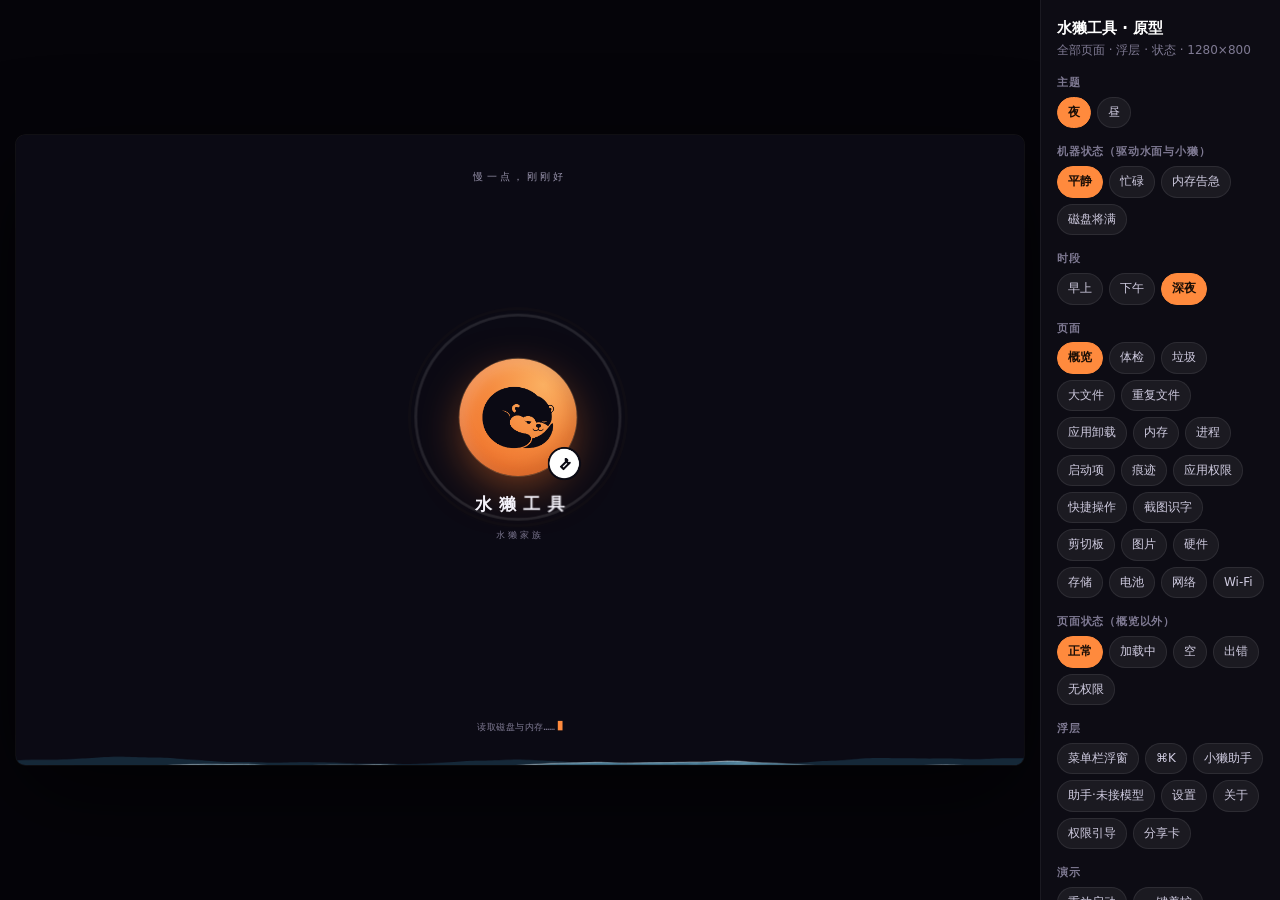
<file: demo/index.html>
<!doctype html>
<html lang="zh-CN">
<head>
<meta charset="utf-8">
<meta name="viewport" content="width=device-width, initial-scale=1">
<title>水獭工具 · 交互原型 · 2.0</title>
<style>
/* ═══════════════════════════════════════════════════════════════
   水獭工具 · 原型令牌（与水獭 Git / 水獭游时同源，见 方案.md §1）
   品牌 獭橙；状态四色只给水、徽标、台词（方案.md §2）
   ═══════════════════════════════════════════════════════════════ */
:root{
  --canvas:#0B0A14; --surface:#13111E; --raised:#1B1829; --line:rgba(255,255,255,.07);
  --hi:#F4F2FA; --mid:#A09BB4; --lo:#7F7A93;
  --accent:#FF8A3D; --accent2:#FFB04A; --onAccent:#1A0E06;
  --calm:#5FC9E8; --busy:#FFAA5A; --alarm:#FF6B6B; --ok:#6EE7A8; --stone:#E0C27A;
  --card:linear-gradient(180deg,rgba(255,255,255,.055),rgba(255,255,255,.025));
  --pane:rgba(19,17,30,.9); --glass:rgba(13,12,22,.62); --chrome:rgba(11,10,20,.5); --field:#0F0D18; --ink:255,255,255;
  --scrim:rgba(4,3,10,.6);
  --ease:cubic-bezier(.22,1,.36,1); --draw:cubic-bezier(.2,0,0,1); --rise:cubic-bezier(.34,1.45,.64,1);
  --pop:cubic-bezier(.3,1.5,.5,1); --exit:cubic-bezier(.55,0,1,.45);
  --r-lg:22px; --r-md:16px; --r-sm:12px; --r-xs:10px;
  --mono:"SF Mono",Menlo,monospace;
}
[data-theme=day]{
  --canvas:#F5F4F8; --surface:#FFFFFF; --raised:#FFFFFF; --line:rgba(23,21,31,.08);
  --hi:#1A1726; --mid:#55506A; --lo:#77728B;
  --accent:#C8501A; --accent2:#F08A3E; --onAccent:#FFFFFF;
  --calm:#1F7DB8; --busy:#B45F06; --alarm:#D0343A; --ok:#1E8A55; --stone:#9A6A00;
  --card:linear-gradient(180deg,rgba(255,255,255,.7),rgba(255,255,255,0) 60%);
  --pane:rgba(255,255,255,.9); --glass:rgba(255,255,255,.72); --chrome:rgba(245,244,248,.6); --field:#F1F0F5; --ink:23,21,31;
  --scrim:rgba(26,23,38,.32);
}
*{box-sizing:border-box;margin:0;padding:0}
html,body{height:100%;background:#050409;color:var(--hi);font:14px/1.45 -apple-system,"PingFang SC","SF Pro Text",system-ui,sans-serif;-webkit-font-smoothing:antialiased;overflow:hidden}
button{font:inherit;color:inherit;background:none;border:0;cursor:pointer}
.num{font-variant-numeric:tabular-nums}
svg.i{width:18px;height:18px;stroke:currentColor;fill:none;stroke-width:1.8;stroke-linecap:round;stroke-linejoin:round;flex:none}

/* ── 舞台 ─────────────────────────────────────────────── */
#stage{position:fixed;inset:0;display:flex;align-items:center;justify-content:center;padding-right:240px}
#console{position:fixed;right:0;top:0;bottom:0;width:240px;padding:18px 16px;background:#0d0c14;border-left:1px solid rgba(255,255,255,.06);overflow:auto;color:#cfcbe0;font-size:13px}
#console h1{font-size:15px;font-weight:800;color:#fff;margin-bottom:2px}
#console .sub{color:#7f7a93;font-size:12px;margin-bottom:14px}
#console h2{font-size:11px;letter-spacing:.8px;color:#7f7a93;margin:16px 0 6px;font-weight:700}
#console .opt{display:flex;flex-wrap:wrap;gap:6px}
#console .opt button{padding:6px 10px;border-radius:999px;background:rgba(255,255,255,.06);border:1px solid rgba(255,255,255,.08);font-size:12px;color:#cfcbe0;transition:.2s}
#console .opt button.on{background:#FF8A3D;color:#1a0e06;border-color:#FF8A3D;font-weight:700}
#console p{color:#8a85a0;font-size:12px;line-height:1.6;margin-top:8px}
#win{width:1280px;height:800px;flex:none;border-radius:12px;overflow:hidden;position:relative;transform-origin:center;box-shadow:0 40px 120px rgba(0,0,0,.6),0 0 0 1px rgba(255,255,255,.08);background:var(--canvas);transition:background .6s var(--ease)}
#ambient{position:absolute;inset:0;width:100%;height:100%;z-index:0;pointer-events:none}
#app{position:absolute;inset:0;z-index:1;display:flex;flex-direction:column;color:var(--hi)}

/* ── 外壳 ─────────────────────────────────────────────── */
.titlebar{height:28px;flex:none;display:flex;align-items:center;gap:8px;padding:0 12px;font-size:12px;color:var(--lo)}
.titlebar i{width:12px;height:12px;border-radius:50%;display:inline-block}
.titlebar span{margin:0 auto;transform:translateX(-30px)}
.body{flex:1;display:flex;min-height:0;gap:10px;padding:0 10px 10px}
.cardp{background:var(--pane);border:.5px solid var(--line);border-radius:var(--r-md);box-shadow:0 8px 24px rgba(0,0,0,.18);position:relative;isolation:isolate}
.cardp::before{content:"";position:absolute;inset:0;z-index:-1;background:var(--card);pointer-events:none;border-radius:inherit}
.statusbar{height:28px;flex:none;display:flex;align-items:center;gap:16px;padding:0 16px;font-size:12px;color:var(--lo);background:var(--chrome);backdrop-filter:blur(12px);border-top:.5px solid var(--line)}
.statusbar b{color:var(--mid);font-weight:600}
.statusbar .dot{width:6px;height:6px;border-radius:50%;display:inline-block;margin-right:6px;vertical-align:1px}
.statusbar .sp{flex:1}

/* 侧栏 */
.side{width:236px;flex:none;display:flex;flex-direction:column;padding:12px 10px 10px;overflow:hidden}
.brand{display:flex;align-items:center;gap:9px;padding:2px 6px 12px}
.brand img{width:30px;height:30px;border-radius:8px}
.brand b{font-size:14.5px;font-weight:800;letter-spacing:-.2px}
.fam{font-size:10px;font-weight:800;padding:1px 6px;border-radius:999px;background:color-mix(in srgb,var(--accent) 16%,transparent);color:var(--accent);margin-left:auto}
.me{display:flex;gap:10px;align-items:center;padding:10px;border-radius:14px;background:rgba(var(--ink),.035);border:.5px solid var(--line);cursor:pointer;transition:background .2s}
.me:hover{background:rgba(var(--ink),.06)}
.me img{width:50px;height:50px;object-fit:contain;flex:none;animation:float 2.4s ease-in-out infinite}
.me .n{font-weight:800;font-size:14px}
.me .tone{font-size:12px;font-weight:700;color:var(--tone);display:flex;align-items:center;gap:5px}
.me .tone i{width:7px;height:7px;border-radius:50%;background:currentColor;box-shadow:0 0 6px currentColor}
.me .say{font-size:12px;color:var(--mid);margin-top:2px;line-height:1.4}
.cmdk{margin:10px 0 6px;height:34px;border-radius:11px;background:var(--field);border:.5px solid var(--line);display:flex;align-items:center;gap:8px;padding:0 8px 0 10px;color:var(--lo);font-size:12.5px;transition:border .2s}
.cmdk:hover{border-color:color-mix(in srgb,var(--accent) 40%,transparent)}
.cmdk .sp{flex:1;text-align:left}
kbd{font:600 10.5px var(--mono);min-width:18px;height:18px;padding:0 4px;border-radius:5px;display:inline-grid;place-items:center;color:var(--mid);background:rgba(var(--ink),.06);border:.5px solid rgba(var(--ink),.12);box-shadow:0 1px 0 rgba(var(--ink),.12)}
.nav{display:flex;flex-direction:column;gap:2px;margin-top:4px}
.nv{height:40px;display:flex;align-items:center;gap:10px;padding:0 8px;border-radius:11px;color:var(--mid);cursor:pointer;position:relative;transition:background .2s,color .2s}
.nv:hover{background:rgba(var(--ink),.05);color:var(--hi)}
.nv .b{width:28px;height:28px;border-radius:9px;display:grid;place-items:center;background:color-mix(in srgb,var(--c) 14%,transparent);color:var(--c);transition:transform .42s var(--pop)}
.nv .b svg{width:16px;height:16px}
.nv .t{font-size:13.5px;font-weight:600}
.nv .m{margin-left:auto;font-size:11.5px;color:var(--lo)}
.nv.on{color:var(--hi);background:color-mix(in srgb,var(--accent) 12%,transparent)}
.nv.on .t{font-weight:800}
.nv.on::before{content:"";position:absolute;left:-6px;width:7px;height:7px;border-radius:50%;background:var(--accent);box-shadow:0 0 8px var(--accent)}
.nv.on .b{transform:scale(1.06)}
.side .sp{flex:1}
.dev{display:flex;align-items:center;gap:10px;padding:10px;border-radius:14px;border:.5px solid var(--line);margin-top:6px;cursor:pointer}
.dev:hover{background:rgba(var(--ink),.04)}
.dev .ic{width:30px;height:30px;border-radius:9px;display:grid;place-items:center;background:rgba(var(--ink),.06);color:var(--mid)}
.dev b{font-size:12.5px;display:block}
.dev span{font-size:11px;color:var(--lo)}
.dev .bar{height:3px;border-radius:2px;background:rgba(var(--ink),.08);margin-top:5px;overflow:hidden}
.dev .bar i{display:block;height:100%;background:var(--tone);border-radius:2px;transition:width .9s var(--ease)}

/* 主区 */
.main{flex:1;min-width:0;display:flex;flex-direction:column}
.phead{display:flex;align-items:center;gap:10px;padding:6px 4px 12px 6px}
.phead h1{font-size:24px;font-weight:800;letter-spacing:-.8px;line-height:1.15}
.phead h1 em{font-style:normal;color:var(--accent)}
.phead p{font-size:12.5px;color:var(--mid);margin-top:2px}
.phead .sp{flex:1}
.ib{width:34px;height:34px;border-radius:50%;background:rgba(var(--ink),.06);border:.5px solid rgba(var(--ink),.08);display:grid;place-items:center;color:var(--mid);transition:background .12s,transform .12s,color .12s}
.ib:hover{background:rgba(var(--ink),.11);color:var(--hi)}
.ib:active{transform:scale(.94)}
.ib svg{width:16px;height:16px}
.otbtn{display:flex;align-items:center;gap:6px;height:34px;padding:0 12px 0 4px;border-radius:999px;background:rgba(var(--ink),.06);border:.5px solid rgba(var(--ink),.08);font-size:12.5px;font-weight:700;color:var(--hi)}
.otbtn img{width:28px;height:28px;object-fit:contain}
.otbtn:hover{background:rgba(var(--ink),.1)}
.grid{flex:1;min-height:0;overflow:auto;display:grid;grid-template-columns:1fr 1fr 1fr;grid-auto-rows:min-content;gap:10px;padding:0 2px 2px}

/* 首页 · 水面主卡 */
.hero{grid-column:1/-1;height:232px;overflow:hidden;border-radius:var(--r-lg)}
.hero canvas{position:absolute;inset:0;width:100%;height:100%;border-radius:inherit}
.hero .sky{position:absolute;inset:0;border-radius:inherit;background:radial-gradient(120% 90% at 80% 0%,color-mix(in srgb,var(--tone) 16%,transparent),transparent 60%);transition:background .9s var(--ease);pointer-events:none}
.glass{position:absolute;left:14px;top:14px;bottom:14px;width:452px;border-radius:18px;background:var(--glass);backdrop-filter:blur(18px) saturate(1.3);border:.5px solid var(--line);padding:14px 16px;display:flex;flex-direction:column;z-index:2}
.score{display:flex;gap:16px;align-items:center}
.ring{width:96px;height:96px;position:relative;flex:none}
.ring svg{width:100%;height:100%;transform:rotate(-90deg)}
.ring .tr{stroke:rgba(var(--ink),.09)}
.ring .ar{stroke:var(--sc);transition:stroke .6s}
.ring .v{position:absolute;inset:0;display:grid;place-items:center;text-align:center}
.ring .v b{font-size:31px;font-weight:800;letter-spacing:-1.4px;line-height:1}
.ring .v small{display:block;font-size:10.5px;color:var(--lo);font-weight:600;margin-top:2px}
.score .k{font-size:11.5px;font-weight:700;color:var(--lo);letter-spacing:.4px}
.score h2{font-size:22px;font-weight:800;letter-spacing:-.6px;margin-top:2px;display:flex;align-items:center;gap:8px}
.score h2 .st{font-size:11px;font-weight:800;padding:2px 8px;border-radius:999px;color:var(--sc);background:color-mix(in srgb,var(--sc) 15%,transparent);display:flex;align-items:center;gap:4px}
.score h2 .st svg{width:12px;height:12px;stroke-width:2.4}
.score p{font-size:12.5px;color:var(--mid);margin-top:4px;line-height:1.5}
.contrib{display:grid;grid-template-columns:repeat(4,1fr);gap:12px;margin:10px 0 auto}
.contrib div{font-size:11.5px;color:var(--mid)}
.contrib div b{float:right;color:var(--hi);font-weight:700}
.contrib .bar{height:4px;border-radius:2px;background:rgba(var(--ink),.09);margin-top:6px;overflow:hidden}
.contrib .bar i{display:block;height:100%;border-radius:2px;background:var(--c);width:0}
.acts{display:flex;gap:8px;align-items:center}
.acts .hint{margin-left:auto;font-size:11.5px;color:var(--lo);display:flex;gap:4px;align-items:center}
.otter-float{position:absolute;width:104px;height:104px;z-index:1;pointer-events:auto;cursor:pointer;left:0;top:0;will-change:transform}
.otter-float img{width:100%;height:100%;object-fit:contain;filter:drop-shadow(0 6px 10px rgba(0,0,0,.25))}
.bubble{position:absolute;left:0;top:0;z-index:3;max-width:230px;padding:9px 12px;border-radius:14px 14px 4px 14px;background:var(--glass);backdrop-filter:blur(14px);border:.5px solid var(--line);font-size:12.5px;line-height:1.45;color:var(--hi);pointer-events:none;will-change:transform}
.legend{position:absolute;right:14px;bottom:12px;z-index:2;display:flex;gap:6px}
.legend span{font-size:11px;padding:4px 9px;border-radius:999px;background:var(--glass);backdrop-filter:blur(10px);border:.5px solid var(--line);color:var(--mid);white-space:nowrap}
.legend span b{color:var(--hi);font-weight:700;margin-left:3px}
/* 养护进度（替换玻璃板内容） */
.steps{display:flex;flex-direction:column;gap:7px;margin-top:12px}
.stp{display:flex;align-items:center;gap:10px;font-size:13px;color:var(--lo);transition:color .26s}
.stp .s{width:20px;height:20px;border-radius:50%;display:grid;place-items:center;border:1.5px solid rgba(var(--ink),.18);flex:none;transition:.26s}
.stp .s svg{width:12px;height:12px;stroke-width:2.6;opacity:0}
.stp .r{margin-left:auto;font-size:12px;color:var(--lo)}
.stp.run{color:var(--hi);font-weight:700}
.stp.run .s{border-color:var(--accent);border-top-color:transparent;animation:spin .8s linear infinite}
.stp.done{color:var(--mid)}
.stp.done .s{background:var(--ok);border-color:var(--ok);color:var(--canvas)}
.stp.done .s svg{opacity:1}
.stp.done .r{color:var(--hi)}
@keyframes spin{to{transform:rotate(360deg)}}

/* 通用卡头 */
.ch{display:flex;align-items:baseline;gap:8px;padding:14px 16px 8px}
.ch h3{font-size:14.5px;font-weight:800}
.ch span{font-size:11.5px;color:var(--lo)}
.ch .sp{flex:1}
.ch a{font-size:12px;color:var(--mid);cursor:pointer}
.ch a:hover{color:var(--accent)}

/* 建议 */
.sugg{grid-column:span 2}
.sg{display:flex;align-items:center;gap:12px;padding:7px 16px;cursor:pointer;transition:background .12s}
.sg+.sg{border-top:.5px solid rgba(var(--ink),.05)}
.sg:hover{background:rgba(var(--ink),.03)}
.sg .b{width:36px;height:36px;border-radius:11px;display:grid;place-items:center;flex:none;background:color-mix(in srgb,var(--c) 14%,transparent);color:var(--c)}
.sg .tx{flex:1;min-width:0}
.sg .tx b{font-size:13.5px;font-weight:700;display:block}
.sg .tx span{font-size:12px;color:var(--mid)}
.imp{font-size:10.5px;font-weight:800;padding:2px 7px;border-radius:999px;white-space:nowrap}
.imp.h{color:var(--accent);background:color-mix(in srgb,var(--accent) 13%,transparent)}
.imp.m{color:var(--mid);background:rgba(var(--ink),.07)}
.ghost{height:30px;padding:0 12px;border-radius:10px;background:rgba(var(--ink),.07);border:.5px solid rgba(var(--ink),.1);color:var(--hi);font-weight:600;font-size:12.5px;white-space:nowrap;transition:background .12s,transform .12s}
.ghost:hover{background:rgba(var(--ink),.12)}
.ghost:active{transform:scale(.96)}
.ghost.lg{height:38px;padding:0 16px;border-radius:12px;font-size:13.5px}

/* 石头罐 */
.jar{display:flex;flex-direction:column;overflow:hidden}
.jar .in{display:flex;gap:12px;align-items:flex-end;padding:0 16px 14px;flex:1}
.jar svg.pot{width:104px;height:124px;flex:none;cursor:pointer;overflow:visible}
.jar .k{font-size:11.5px;color:var(--lo);font-weight:600}
.jar .big{font-size:30px;font-weight:800;letter-spacing:-1.2px;line-height:1.1}
.jar .big small{font-size:15px;font-weight:700;margin-left:2px;color:var(--mid)}
.jar .sub{font-size:12px;color:var(--mid);margin-top:4px;line-height:1.5}
.memo{margin-top:10px;padding:8px 10px;border-radius:12px;background:color-mix(in srgb,var(--stone) 10%,transparent);border:.5px solid color-mix(in srgb,var(--stone) 25%,transparent);font-size:11.5px;color:var(--mid);line-height:1.5}
.memo b{color:var(--stone)}

/* 指标 + 直接去做 */
.mets{grid-column:span 2;display:grid;grid-template-columns:repeat(4,1fr);gap:10px}
.met{padding:12px 14px 10px;cursor:pointer;transition:transform .26s var(--ease)}
.met:hover{transform:translateY(-2px)}
.met .k{font-size:11.5px;color:var(--lo);font-weight:600;display:flex;align-items:center;gap:6px}
.met .k i{width:6px;height:6px;border-radius:50%;background:var(--c)}
.met .v{font-size:22px;font-weight:800;letter-spacing:-.6px;margin-top:4px}
.met .v small{font-size:12px;color:var(--mid);font-weight:600;margin-left:2px}
.met .s{font-size:11.5px;color:var(--mid)}
.met svg.sp{width:100%;height:30px;margin-top:6px;display:block}
.met [data-p]{stroke:var(--c);transition:stroke .6s} .met [data-f]{fill:var(--c);opacity:.12}
.tools{padding-bottom:8px}
.tools .ch{padding:12px 16px 4px}
.tg{display:grid;grid-template-columns:repeat(4,1fr);gap:4px;padding:0 10px}
.tl{display:flex;flex-direction:column;align-items:center;gap:4px;padding:5px 2px;border-radius:12px;font-size:11.5px;color:var(--mid);cursor:pointer;position:relative;transition:background .12s,color .12s}
.tl:hover{background:rgba(var(--ink),.05);color:var(--hi)}
.tl .b{width:30px;height:30px;border-radius:11px;display:grid;place-items:center;background:color-mix(in srgb,var(--c) 14%,transparent);color:var(--c);transition:transform .42s var(--pop)}
.tl:hover .b{transform:translateY(-2px) scale(1.05)}
.tl kbd{position:absolute;top:4px;right:6px;opacity:0;transition:opacity .12s}
.tl:hover kbd{opacity:1}

/* ── slab ─────────────────────────────────────────────── */
.slab{position:relative;height:38px;padding:0 18px;border-radius:12px;font-weight:800;font-size:13.5px;letter-spacing:.3px;color:var(--onAccent);
  background:linear-gradient(180deg,color-mix(in srgb,var(--accent) 90%,#fff),var(--accent));
  box-shadow:0 3px 0 color-mix(in srgb,var(--accent) 58%,#000),0 8px 18px -4px color-mix(in srgb,var(--accent) 40%,transparent);
  transition:transform .12s var(--ease),box-shadow .12s var(--ease),filter .2s;overflow:hidden;white-space:nowrap;display:inline-flex;align-items:center;gap:7px}
.slab:hover{filter:brightness(1.06)}
.slab:active{transform:translateY(2px);box-shadow:0 1px 0 color-mix(in srgb,var(--accent) 58%,#000),0 4px 10px -4px color-mix(in srgb,var(--accent) 30%,transparent)}
.slab.danger{--accent:#FF5A6E;color:#fff}
.slab.block{width:100%;justify-content:center;height:42px}
.slab svg{width:16px;height:16px;stroke-width:2.2}
.wave{position:absolute;border-radius:50%;pointer-events:none;transform:translate(-50%,-50%) scale(0);background:rgba(255,255,255,.24);animation:wave .56s var(--ease) forwards}
@keyframes wave{to{transform:translate(-50%,-50%) scale(1);opacity:0}}
@keyframes float{50%{transform:translateY(-3px)}}

/* ── 弹窗：统一居中（与水獭 Git 最终原型同一套）───────────
   确认 ask → 原地变形成进度 busy → 原地变形成结果 oc；次要反馈只在状态栏闪一下 */
.scrim{position:absolute;inset:0;z-index:20;background:var(--scrim);display:none;align-items:center;justify-content:center;opacity:0;transition:opacity .26s}
.scrim.on{display:flex}
.scrim.show{opacity:1}
.dlg{background:var(--raised);border:.5px solid var(--line);border-radius:var(--r-lg);box-shadow:0 40px 80px -10px rgba(0,0,0,.55),0 4px 12px rgba(0,0,0,.3);position:relative;overflow:hidden;isolation:isolate;color:var(--hi);transform:translateY(18px) scale(.94);opacity:0;transition:transform .42s var(--rise),opacity .26s}
.dlg::before{content:"";position:absolute;inset:0;z-index:-1;background:var(--card);pointer-events:none}
.scrim.show .dlg{transform:none;opacity:1}
.scrim.out .dlg{transform:translateY(10px) scale(.97);opacity:0;transition:transform .26s var(--exit),opacity .2s}
.ask{width:400px;text-align:center;padding:24px 24px 20px}
.ask img{width:92px;height:92px;animation:float 2.4s ease-in-out infinite}
.ask h3{font-size:19px;font-weight:800;margin-top:8px;letter-spacing:-.4px}
.ask p{color:var(--mid);font-size:13.5px;line-height:1.55;margin:6px 0 14px}
.ask ul{list-style:none;text-align:left;border-radius:14px;border:.5px solid var(--line);background:rgba(var(--ink),.03);margin-bottom:14px}
.ask li{display:flex;align-items:center;gap:10px;padding:10px 12px;font-size:13px}
.ask li+li{border-top:.5px solid rgba(var(--ink),.06)}
.ask li .r{margin-left:auto;font-size:12px;color:var(--mid)}
.ask li .r.w{color:var(--alarm);font-weight:700}
.ask .btns,.oc .btns{display:flex;flex-direction:column;gap:8px}
.ghost.block{width:100%;height:42px;border-radius:12px;font-size:13.5px}
.slab[disabled]{filter:grayscale(1) brightness(.7);pointer-events:none}
.chk{width:16px;height:16px;border-radius:5px;border:1.4px solid var(--lo);flex:none;display:grid;place-items:center;transition:.2s;cursor:pointer}
.chk.on{background:var(--accent);border-color:var(--accent)}
.chk.on::after{content:"";width:8px;height:4px;border:2px solid var(--onAccent);border-top:0;border-right:0;transform:rotate(-45deg) translate(1px,-1px)}
.chk.mix::after{width:8px;height:0;border:0;border-top:2px solid var(--onAccent);border-radius:1px;transform:none}
/* 进度 / 结果 */
.oc{width:360px;text-align:center;padding:24px 22px 18px}
.oc .in{position:relative;animation:rise .42s var(--ease)}
.oc img{width:76px;height:76px;object-fit:contain;animation:float 2.4s ease-in-out infinite}
.oc h3{font-size:18px;font-weight:800;margin-top:10px;letter-spacing:-.3px;line-height:1.3}
.oc p{color:var(--mid);font-size:13px;line-height:1.5;margin:6px 0 16px;overflow-wrap:anywhere}
.oc.milestone{border-color:color-mix(in srgb,var(--accent) 45%,transparent)}
.oc.milestone img{filter:drop-shadow(0 0 16px var(--accent))}
.oc .steps{text-align:left;margin:14px 0 0;padding:10px 12px;border-radius:14px;border:.5px solid var(--line);background:rgba(var(--ink),.03)}
.oc .bar{height:6px;border-radius:3px;background:rgba(var(--ink),.08);overflow:hidden;margin:14px 0 8px;position:relative}
.oc .bar i{position:absolute;inset:0 auto 0 0;border-radius:3px;background:linear-gradient(90deg,var(--accent),var(--accent2));transition:width .62s var(--ease)}
.oc .el{font:12px var(--mono);color:var(--lo);margin-bottom:14px}
@keyframes rise{from{opacity:0;transform:translateY(12px);filter:blur(4px)}}
/* 主卡按钮：后台养护中 */
.slab.caring{filter:saturate(.75)}
.slab .spin{width:14px;height:14px;border-radius:50%;border:2px solid currentColor;border-top-color:transparent;animation:spin .8s linear infinite}
/* 次要反馈：状态栏闪一下，不打断 */
.statusbar .flash{color:var(--hi);font-weight:600;opacity:0;transform:translateY(4px);transition:opacity .26s,transform .26s var(--ease);white-space:nowrap;overflow:hidden;text-overflow:ellipsis;max-width:460px}
.statusbar .flash.on{opacity:1;transform:none}
.statusbar .flash .fa{color:var(--accent);margin-left:8px;cursor:pointer;text-decoration:underline;text-underline-offset:3px}
.statusbar .flash::before{content:"";display:inline-block;width:6px;height:6px;border-radius:50%;background:var(--ok);margin-right:6px;vertical-align:1px}
#tip{position:absolute;left:0;top:0;z-index:26;padding:6px 10px;border-radius:9px;background:var(--hi);color:var(--canvas);font-size:12px;font-weight:600;pointer-events:none;visibility:hidden;white-space:nowrap}
.pebble-fly{position:absolute;z-index:30;width:16px;height:13px;border-radius:50%;pointer-events:none;background:radial-gradient(circle at 35% 30%,#fff8e6,#E0C27A 55%,#a8823e);box-shadow:0 0 14px rgba(224,194,122,.7)}

/* ── 启动 ─────────────────────────────────────────────── */
#splash{position:absolute;inset:0;z-index:40;background:#0B0A14;display:flex;flex-direction:column;align-items:center;justify-content:center;gap:14px;overflow:hidden}
#splash canvas{position:absolute;inset:0;width:100%;height:100%}
#splash .sstack{position:relative;z-index:1;flex:none;display:flex;flex-direction:column;align-items:center;gap:14px}
.logo{width:156px;height:156px;flex:none;position:relative;cursor:pointer}
.logo .d{position:absolute;left:.4%;top:.4%;width:95.8%;height:95.8%;border-radius:50%;background:radial-gradient(circle at 72% 22%,#FBB062 0%,#F58A3E 45%,#EE6A26 100%);box-shadow:0 0 0 1px rgba(255,190,120,.25),0 18px 60px -10px rgba(255,120,40,.55),inset -8px -10px 22px rgba(120,30,0,.22),inset 8px 8px 18px rgba(255,255,255,.2)}
.logo .o{position:absolute;inset:0;background:url(brand/tools_otter.png) center/100% 100% no-repeat}
.logo .g{position:absolute;inset:0;background:url(brand/tools_badge.png) center/100% 100% no-repeat;transform-origin:86% 86%}
.logo .rg{position:absolute;left:.4%;top:.4%;width:95.8%;height:95.8%;border-radius:50%;border:2px solid #FFB04A;opacity:0}
.logo .rg.w{border-color:#fff}
#splash h1{font-size:22px;letter-spacing:9px;font-weight:800;color:#F4F2FA;margin-left:9px}
#splash h1 span{display:inline-block}
#splash .fm{color:#7F7A93;font-size:12px;letter-spacing:3px}
#splash .ty{position:absolute;bottom:40px;z-index:1;font:12px var(--mono);color:#7F7A93}
#splash .ty::after{content:"";display:inline-block;width:6px;height:12px;background:#FF8A3D;margin-left:4px;vertical-align:-1px;animation:blink 1s steps(1) infinite}
#splash .slogan{position:absolute;top:44px;z-index:1;color:#A09BB4;font-size:13px;letter-spacing:4px}
@keyframes blink{50%{opacity:0}}

/* ═══ 其余页面 · 通用件 ═══════════════════════════════════ */
.ghost,.slab{display:inline-flex;align-items:center;justify-content:center;gap:5px}
.ghost svg{width:15px;height:15px}
.spin{display:inline-block;width:14px;height:14px;border-radius:50%;border:2px solid currentColor;border-top-color:transparent;animation:spin .8s linear infinite;vertical-align:-2px;margin-right:6px}
.hide{display:none!important}
#ph{display:flex;align-items:center;min-width:0}
#pacts{display:flex;gap:6px;align-items:center}
.phead .ptl h1{font-size:22px;white-space:nowrap}
.phead .ptl p{white-space:nowrap}
.otbtn{white-space:nowrap;flex:none}
.segs{display:flex;gap:2px;padding:3px;height:38px;border-radius:999px;background:rgba(var(--ink),.05);border:.5px solid rgba(var(--ink),.08);margin-left:14px}
.sgm{display:flex;align-items:center;gap:6px;height:32px;padding:0 12px;border-radius:999px;color:var(--mid);font-size:12.5px;font-weight:700;white-space:nowrap;transition:background .42s var(--ease),color .26s,box-shadow .42s var(--ease)}
.sgm:hover{color:var(--hi);background:rgba(var(--ink),.06)}
.sgm svg{width:15px;height:15px}
.sgm .node{width:0;height:6px;border-radius:50%;background:currentColor;transform:scale(0);transition:transform .42s var(--pop),width .42s var(--ease)}
.sgm.on{color:var(--onAccent);background:linear-gradient(180deg,color-mix(in srgb,var(--accent) 88%,#fff),var(--accent));box-shadow:0 3px 12px color-mix(in srgb,var(--accent) 35%,transparent)}
.sgm.on .node{width:6px;transform:scale(1)}
.sgm .ct{font-size:10.5px;padding:0 6px;border-radius:999px;background:rgba(var(--ink),.08)}
.sgm.on .ct{background:rgba(0,0,0,.14)}
.pg{flex:1;min-height:0;overflow:auto;display:grid;grid-template-columns:repeat(12,minmax(0,1fr));grid-auto-rows:min-content;gap:10px;padding:0 2px 2px;align-content:start}
.pg>.full{grid-column:1/-1}.c3{grid-column:span 3}.c4{grid-column:span 4}.c5{grid-column:span 5}.c6{grid-column:span 6}.c7{grid-column:span 7}.c8{grid-column:span 8}.c9{grid-column:span 9}
.pg .cardp{overflow:hidden}
.bd{padding:0 16px 14px}
.tag{font-size:10.5px;font-weight:800;padding:2px 7px;border-radius:999px;white-space:nowrap;color:var(--t,var(--mid));background:color-mix(in srgb,var(--t,var(--lo)) 14%,transparent);display:inline-flex;align-items:center;gap:3px}
.tag.ok{--t:var(--ok)}.tag.busy{--t:var(--busy)}.tag.alarm{--t:var(--alarm)}.tag.calm{--t:var(--calm)}.tag.acc{--t:var(--accent)}
.row .tx .tag{display:inline-flex;color:var(--t,var(--mid));font-size:10.5px;overflow:visible}
.row{display:flex;align-items:center;gap:12px;padding:9px 16px;transition:background .12s;position:relative;cursor:default}
.row+.row{border-top:.5px solid rgba(var(--ink),.05)}
.row:hover{background:rgba(var(--ink),.03)}
.row.sel{background:color-mix(in srgb,var(--accent) 10%,transparent)}
.row .b{width:34px;height:34px;border-radius:10px;display:grid;place-items:center;flex:none;background:color-mix(in srgb,var(--c,var(--lo)) 14%,transparent);color:var(--c,var(--mid))}
.row .b.ap{color:#fff;font-weight:800;font-size:14px;background:var(--c)}
.row .tx{flex:1;min-width:0}
.row .tx b{font-size:13.5px;font-weight:700;display:flex;align-items:center;gap:6px}
.row .tx span{font-size:12px;color:var(--mid);display:block;white-space:nowrap;overflow:hidden;text-overflow:ellipsis}
.row .v{font-size:13px;font-weight:700;white-space:nowrap}
.row .ha{display:flex;gap:4px;opacity:0;transition:opacity .12s}
.row:hover .ha,.row.sel .ha{opacity:1}
.row.sub{padding-left:46px}
.row.grp{cursor:pointer}
.row.grp .car{width:16px;color:var(--lo);transition:transform .26s var(--ease)}
.row.grp.open .car{transform:rotate(90deg)}
.ibs{width:28px;height:28px;border-radius:8px;display:grid;place-items:center;color:var(--mid);transition:background .12s}
.ibs:hover{background:rgba(var(--ink),.09);color:var(--hi)}
.ibs svg{width:15px;height:15px}
.sw{width:38px;height:22px;border-radius:999px;background:rgba(var(--ink),.16);position:relative;transition:background .26s;flex:none;cursor:pointer}
.sw::after{content:"";position:absolute;left:3px;top:3px;width:16px;height:16px;border-radius:50%;background:#fff;transition:transform .42s var(--pop);box-shadow:0 1px 3px rgba(0,0,0,.3)}
.sw.on{background:var(--accent)}.sw.on::after{transform:translateX(16px)}
.chips{display:flex;gap:6px;align-items:center;flex-wrap:wrap}
.chip{height:28px;padding:0 11px;border-radius:999px;display:inline-flex;align-items:center;gap:6px;font-size:12px;color:var(--mid);background:rgba(var(--ink),.05);border:.5px solid rgba(var(--ink),.08);cursor:pointer;white-space:nowrap;transition:.15s}
.chip:hover{color:var(--hi);background:rgba(var(--ink),.09)}
.chip.on{color:var(--accent);background:color-mix(in srgb,var(--accent) 12%,transparent);border-color:color-mix(in srgb,var(--accent) 30%,transparent);font-weight:700}
.srch{height:30px;border-radius:999px;background:var(--field);border:.5px solid var(--line);display:flex;align-items:center;gap:6px;padding:0 12px;color:var(--lo);font-size:12.5px;min-width:200px}
.srch input{flex:1;background:none;border:0;outline:none;color:var(--hi);font:inherit}
.srch svg{width:14px;height:14px}
.tb{display:flex;align-items:center;gap:8px;padding:0 16px 10px}
.tb .sp{flex:1}
.th{display:flex;gap:12px;padding:6px 16px;font-size:11px;font-weight:700;color:var(--lo);letter-spacing:.3px;border-bottom:.5px solid var(--line)}
.szb{height:4px;border-radius:2px;background:rgba(var(--ink),.08);overflow:hidden;width:90px}
.szb i{display:block;height:100%;border-radius:2px;background:var(--c,var(--calm))}
.batch{position:sticky;bottom:0;display:flex;align-items:center;gap:10px;padding:10px 16px;background:var(--pane);backdrop-filter:blur(14px);border-top:.5px solid var(--line);font-size:13px;z-index:2}
.batch b{font-weight:800}.batch .sp{flex:1}
.kv{display:grid;grid-template-columns:auto 1fr;gap:9px 18px;font-size:13px}
.kv span{color:var(--lo)}.kv b{font-weight:600}
.big{font-size:30px;font-weight:800;letter-spacing:-1px;line-height:1.1}
.big small{font-size:14px;color:var(--mid);font-weight:700;margin-left:3px}
.muted{color:var(--mid);font-size:12.5px;line-height:1.55}
.statrow{display:grid;grid-template-columns:repeat(4,1fr);gap:10px}
.stat{padding:12px 14px;border-radius:14px;background:rgba(var(--ink),.035);border:.5px solid var(--line)}
.stat .k{font-size:11.5px;color:var(--lo);font-weight:600}
.stat .v{font-size:20px;font-weight:800;letter-spacing:-.5px;margin-top:2px}
.stat .v small{font-size:12px;color:var(--mid);margin-left:2px}
.stat .s{font-size:11.5px;color:var(--mid)}
/* 状态块：空 / 加载 / 出错 / 无权限 */
.empty{display:flex;flex-direction:column;align-items:center;justify-content:center;text-align:center;padding:40px 24px;gap:6px}
.empty img{width:120px;height:120px;object-fit:contain;animation:float 2.4s ease-in-out infinite}
.empty h3{font-size:18px;font-weight:800;letter-spacing:-.3px;margin-top:4px}
.empty p{font-size:13px;color:var(--mid);max-width:460px;line-height:1.55;text-wrap:balance}
.empty .acts{margin-top:12px;justify-content:center}
.empty.err h3{color:var(--alarm)}
.empty .code{font:12px var(--mono);color:var(--lo);background:rgba(var(--ink),.05);padding:4px 10px;border-radius:8px;margin-top:4px}
.skel{border-radius:10px;background:linear-gradient(90deg,rgba(var(--ink),.05),rgba(var(--ink),.1),rgba(var(--ink),.05));background-size:200% 100%;animation:skel 1.4s linear infinite}
@keyframes skel{to{background-position:-200% 0}}
/* 扫描视觉 */
.scanv{display:flex;gap:28px;align-items:center;padding:26px 28px}
.scanv .pondbox{width:260px;height:180px;border-radius:20px;position:relative;overflow:hidden;flex:none;background:rgba(var(--ink),.03);border:.5px solid var(--line)}
.scanv .pondbox canvas{position:absolute;inset:0;width:100%;height:100%}
.scanv .pondbox img{position:absolute;left:50%;top:22px;width:96px;height:96px;transform:translateX(-50%);animation:float 2.4s ease-in-out infinite;z-index:1}
.scanv h2{font-size:22px;font-weight:800;letter-spacing:-.6px}
.cats{display:grid;grid-template-columns:repeat(2,minmax(0,1fr));gap:6px 18px;margin-top:14px}
.cat{display:flex;align-items:center;gap:8px;font-size:12.5px;color:var(--lo);transition:color .26s}
.cat i{width:8px;height:8px;border-radius:50%;background:rgba(var(--ink),.18);transition:.26s}
.cat.run{color:var(--hi);font-weight:700}.cat.run i{background:var(--accent);box-shadow:0 0 8px var(--accent);animation:breath 1s ease-in-out infinite}
.cat.done{color:var(--mid)}.cat.done i{background:var(--ok)}
.cat b{margin-left:auto;font-weight:700;color:var(--hi)}
@keyframes breath{50%{opacity:.4}}
.pbar{height:6px;border-radius:3px;background:rgba(var(--ink),.08);overflow:hidden;margin-top:14px}
.pbar i{display:block;height:100%;border-radius:3px;background:linear-gradient(90deg,var(--accent),var(--accent2));transition:width .4s var(--ease)}
.banner{display:flex;align-items:center;gap:12px;padding:10px 14px;border-radius:14px;background:color-mix(in srgb,var(--t,var(--busy)) 10%,transparent);border:.5px solid color-mix(in srgb,var(--t,var(--busy)) 30%,transparent);font-size:13px}
.banner img{width:44px;height:44px;object-fit:contain}
.banner b{display:block}.banner span{color:var(--mid);font-size:12px}
.banner .sp{flex:1}
.gauge{width:220px;height:130px;position:relative;margin:0 auto}
.gauge svg{width:100%;height:100%}
.gauge .v{position:absolute;left:0;right:0;bottom:4px;text-align:center}
.gauge .v b{font-size:30px;font-weight:800;letter-spacing:-1px}
.gauge .v small{display:block;font-size:11.5px;color:var(--lo)}
.chart{width:100%;height:120px;display:block}
.legend2{display:flex;gap:14px;font-size:11.5px;color:var(--mid)}
.legend2 i{display:inline-block;width:8px;height:8px;border-radius:2px;margin-right:5px;vertical-align:0}
.stack{display:flex;height:22px;border-radius:8px;overflow:hidden;gap:2px}
.stack i{display:block;height:100%}
.thumb{width:44px;height:44px;border-radius:10px;flex:none}
.drop{border:1.5px dashed color-mix(in srgb,var(--accent) 40%,transparent);border-radius:18px;background:color-mix(in srgb,var(--accent) 4%,transparent)}
.slider{display:flex;align-items:center;gap:10px;font-size:12.5px}
.slider .tr{flex:1;height:4px;border-radius:2px;background:rgba(var(--ink),.12);position:relative}
.slider .tr i{position:absolute;left:0;top:0;bottom:0;border-radius:2px;background:var(--accent)}
.slider .tr b{position:absolute;top:50%;width:16px;height:16px;border-radius:50%;background:#fff;box-shadow:0 1px 4px rgba(0,0,0,.35);transform:translate(-50%,-50%)}
.mini-seg{display:inline-flex;padding:2px;border-radius:999px;background:rgba(var(--ink),.06)}
.mini-seg button{padding:4px 11px;font-size:12px;font-weight:700;color:var(--mid);border-radius:999px}
.mini-seg button.on{background:var(--accent);color:var(--onAccent)}
.sig{display:inline-flex;gap:2px;align-items:flex-end;height:14px}
.sig i{width:3px;border-radius:1px;background:currentColor}
.sig i.off{opacity:.25}

/* ═══ 浮层：⌘K · 菜单栏浮窗 · 小獭助手 · 设置 · 关于 ═══ */
#pal{position:absolute;inset:0;z-index:22;display:none;background:var(--scrim);justify-content:center;align-items:flex-start;padding-top:110px}
#pal.on{display:flex}
.palb{width:620px;border-radius:18px;background:var(--raised);border:.5px solid var(--line);box-shadow:0 40px 80px -10px rgba(0,0,0,.55);overflow:hidden;color:var(--hi)}
.palb .in{display:flex;align-items:center;gap:10px;padding:14px 16px;border-bottom:.5px solid var(--line)}
.palb .in input{flex:1;background:none;border:0;outline:none;font:16px inherit;color:var(--hi)}
.palb .in svg{width:18px;height:18px;color:var(--lo)}
.palb .ls{max-height:380px;overflow:auto;padding:6px}
.palb h5{font-size:11px;color:var(--lo);font-weight:700;padding:8px 10px 4px;letter-spacing:.4px}
.pi{display:flex;align-items:center;gap:10px;height:40px;padding:0 10px;border-radius:10px;font-size:13.5px;cursor:pointer}
.pi .b{width:26px;height:26px;border-radius:8px;display:grid;place-items:center;background:color-mix(in srgb,var(--c,var(--lo)) 14%,transparent);color:var(--c,var(--mid))}
.pi .b svg{width:14px;height:14px}
.pi small{color:var(--lo);font-size:12px;margin-left:4px}
.pi .k{margin-left:auto;display:flex;gap:3px}
.pi.on{background:color-mix(in srgb,var(--accent) 13%,transparent)}
.palb .ft{display:flex;gap:14px;padding:8px 14px;border-top:.5px solid var(--line);font-size:11.5px;color:var(--lo)}
.palb .ft span{display:flex;gap:4px;align-items:center}
#tray{position:absolute;inset:0;z-index:23;display:none}
#tray.on{display:block}
#tray .mb{position:absolute;left:0;right:0;top:0;height:26px;background:rgba(20,18,30,.75);backdrop-filter:blur(20px);display:flex;align-items:center;justify-content:flex-end;gap:16px;padding:0 14px;font-size:12.5px;color:#fff;font-weight:500}
#tray .mb .me2{display:flex;align-items:center;gap:5px;padding:2px 7px;border-radius:5px;background:rgba(255,255,255,.18)}
#tray .mb img{width:15px;height:15px;filter:invert(1)}
#tray .cover{position:absolute;inset:26px 0 0;background:rgba(0,0,0,.25)}
.fly{position:absolute;right:120px;top:32px;width:340px;border-radius:16px;background:var(--raised);border:.5px solid var(--line);box-shadow:0 30px 70px -10px rgba(0,0,0,.6);overflow:hidden;color:var(--hi);transform-origin:80% 0}
.fly .hd{display:flex;align-items:center;gap:10px;padding:12px 14px 10px}
.fly .hd img{width:40px;height:40px;object-fit:contain}
.fly .hd b{font-size:14px}.fly .hd span{font-size:11.5px;color:var(--mid);display:block}
.fly .tabs{display:flex;gap:2px;margin:0 12px 8px;padding:3px;border-radius:999px;background:rgba(var(--ink),.06)}
.fly .tabs button{flex:1;height:28px;border-radius:999px;font-size:12px;font-weight:700;color:var(--mid)}
.fly .tabs button.on{background:var(--accent);color:var(--onAccent)}
.fly .body2{padding:0 12px 10px;max-height:420px;overflow:auto}
.fly .ft{display:flex;align-items:center;gap:6px;padding:8px 10px;border-top:.5px solid var(--line)}
.fly .ft .sp{flex:1}
.drop2{position:relative;height:70px;border-radius:14px;overflow:hidden;background:rgba(var(--ink),.04);border:.5px solid var(--line)}
.drop2 canvas{position:absolute;inset:0;width:100%;height:100%}
.drop2 .t{position:absolute;left:14px;top:10px;z-index:1}
.drop2 .t b{font-size:22px;font-weight:800;letter-spacing:-.6px}
.drop2 .t span{font-size:11.5px;color:var(--mid);display:block}
.qg{display:grid;grid-template-columns:repeat(3,1fr);gap:6px;margin-top:8px}
.qg .q{display:flex;flex-direction:column;align-items:center;gap:4px;padding:9px 4px;border-radius:12px;background:rgba(var(--ink),.04);font-size:11.5px;color:var(--mid);cursor:pointer;transition:background .12s}
.qg .q:hover{background:rgba(var(--ink),.08);color:var(--hi)}
.qg .q .b{width:28px;height:28px;border-radius:9px;display:grid;place-items:center;background:color-mix(in srgb,var(--c) 14%,transparent);color:var(--c)}
.qg .q .b svg{width:15px;height:15px}
.qg .q.on{color:var(--accent)}
.mrow{display:flex;align-items:center;gap:8px;padding:6px 4px;font-size:12.5px}
.mrow .szb{flex:1;width:auto}
.aip{width:0;flex:none;overflow:hidden;transition:width .42s var(--ease),opacity .26s;opacity:0;display:flex;flex-direction:column}
.aip.on{width:368px;opacity:1}
#win.aion .phead .otbtn,#win.aion .phead > .ib,#win.aion #ph .ptl p,#win.aion #ph > div > p{display:none}
.aip .ah{display:flex;align-items:center;gap:8px;padding:10px 10px 10px 12px;border-bottom:.5px solid var(--line)}
.aip .ah img{width:34px;height:34px;object-fit:contain}
.aip .ah b{font-size:14px;display:block}.aip .ah span{font-size:11.5px;color:var(--mid)}
.aip .ah .sp{flex:1}
.msgs{flex:1;overflow:auto;padding:12px;display:flex;flex-direction:column;gap:10px;min-width:368px}
.mu{align-self:flex-end;max-width:80%;padding:9px 12px;border-radius:16px 16px 6px 16px;background:color-mix(in srgb,var(--accent) 16%,transparent);font-size:13px;line-height:1.5}
.ma{display:flex;gap:8px;max-width:94%}
.ma img{width:28px;height:28px;object-fit:contain;flex:none}
.ma .bb{padding:9px 12px;border-radius:6px 16px 16px 16px;background:rgba(var(--ink),.05);border:.5px solid var(--line);font-size:13px;line-height:1.55}
.ma .meta{font-size:11px;color:var(--lo);margin-bottom:3px;font-weight:700}
.tcard{margin-top:8px;border-radius:12px;border:.5px solid var(--line);background:rgba(var(--ink),.03);padding:9px 11px;font-size:12px}
.tcard .h{display:flex;align-items:center;gap:6px;font-weight:700}
.tcard .h svg{width:13px;height:13px}
.tcard.need{border-color:color-mix(in srgb,var(--alarm) 40%,transparent);background:color-mix(in srgb,var(--alarm) 6%,transparent)}
.tcard .btns2{display:flex;gap:6px;margin-top:8px}
.comp{border-top:.5px solid var(--line);padding:10px;min-width:368px}
.comp .sug{display:flex;gap:6px;flex-wrap:wrap;margin-bottom:8px}
.comp .box{border-radius:14px;border:.5px solid var(--line);background:var(--field);padding:8px 10px;display:flex;align-items:flex-end;gap:8px}
.comp textarea{flex:1;background:none;border:0;outline:none;resize:none;height:40px;color:var(--hi);font:13px/1.5 inherit}
.comp .mdl{font-size:11.5px;color:var(--lo);display:flex;justify-content:space-between;margin-top:6px}
.settings{width:920px;height:620px;display:flex}
.snav{width:228px;flex:none;border-right:.5px solid var(--line);background:rgba(var(--ink),.02);display:flex;flex-direction:column}
.home-card{margin:16px 14px 12px;padding:10px;border-radius:16px;border:.5px solid var(--line);display:flex;gap:10px;align-items:center}
.home-card img{width:40px;height:40px;border-radius:10px}
.home-card b{font-size:14px;display:block}
.home-card .v{font:10.5px var(--mono);color:var(--lo)}
.navlist{position:relative;padding:0 10px 0 32px;overflow:auto}
.navlist .rail{position:absolute;left:21px;top:6px;bottom:6px;width:2px;background:var(--line);border-radius:1px}
.navlist .knot{position:absolute;left:17px;width:10px;height:10px;border-radius:50%;border:2px solid var(--raised);background:var(--accent);box-shadow:0 0 8px var(--accent);transition:top .62s var(--ease)}
.ni{height:40px;margin-bottom:2px;display:flex;align-items:center;gap:10px;padding:0 6px;border-radius:10px;cursor:pointer;color:var(--mid);font-weight:500;font-size:13.5px}
.ni:hover{background:rgba(var(--ink),.04)}
.ni .b{width:28px;height:28px;border-radius:9px;display:grid;place-items:center;background:color-mix(in srgb,var(--c) 14%,transparent);color:var(--c);transition:transform .42s var(--pop)}
.ni .b svg{width:15px;height:15px}
.ni.on{color:var(--hi);font-weight:800}.ni.on .b{transform:scale(1.08)}
.smain{flex:1;display:flex;flex-direction:column;min-width:0;position:relative}
.shead{display:flex;align-items:center;gap:14px;padding:22px 60px 14px 26px}
.shead img{width:56px;height:56px;object-fit:contain}
.shead h2{font-size:22px;font-weight:800;letter-spacing:-.6px}
.shead p{font-size:12.5px;color:var(--mid)}
.sbody{flex:1;overflow:auto;padding:0 26px 22px}
.sbody .in2{animation:rise .42s var(--ease)}
.slabel{display:flex;align-items:center;gap:8px;font-size:12px;font-weight:700;color:var(--mid);margin:12px 2px 8px}
.slabel::before{content:"";width:6px;height:6px;border-radius:50%;background:var(--accent)}
.sgroup{border-radius:16px;border:.5px solid var(--line);background:rgba(var(--ink),.025);margin-bottom:12px;overflow:hidden}
.srow{display:flex;align-items:center;gap:12px;padding:12px 14px}
.srow+.srow{border-top:.5px solid rgba(var(--ink),.05)}
.srow .b{width:36px;height:36px;border-radius:11px;display:grid;place-items:center;flex:none;background:color-mix(in srgb,var(--c) 14%,transparent);color:var(--c)}
.srow .tx{flex:1;min-width:0}.srow .tx b{font-size:14px;display:block}.srow .tx span{font-size:12px;color:var(--mid)}
.xbtn{position:absolute;top:14px;right:14px;z-index:3}
.about{width:460px;padding:30px 28px 24px;text-align:center}
.about .logo{margin:0 auto;width:120px;height:120px}
.about .logo .tile{position:absolute;inset:0;border-radius:27px;background:radial-gradient(circle at 50% 45%,#17152a,#0B0A14)}
.about .logo.inset .d{inset:7.5%}.about .logo.inset .o{left:20%;top:20%;width:60%;height:60%}.about .logo.inset .g{left:72.5%;top:72.5%;width:21%;height:21%}
.about h2{font-size:22px;font-weight:800;margin-top:16px}
.about .tg{display:block;padding:0;color:var(--mid);font-size:13px;margin-top:4px}
.family{display:grid;grid-template-columns:repeat(3,1fr);gap:10px;margin-top:20px}
.family div{padding:12px 8px;border-radius:16px;border:.5px solid var(--line);background:rgba(var(--ink),.03);font-size:12px;color:var(--mid)}
.family img{width:44px;height:44px;border-radius:11px;display:block;margin:0 auto 8px}
.family .cur{border-color:var(--accent);box-shadow:0 0 0 1px var(--accent) inset;color:var(--hi);font-weight:700}
.famlink{display:flex;align-items:center;gap:12px;width:100%;margin-top:18px;padding:12px 14px 12px 12px;border-radius:12px;border:.5px solid var(--line);background:rgba(var(--ink),.03);color:var(--hi);text-align:left;cursor:pointer;transition:background .18s,border-color .18s}
.famlink:hover{background:rgba(var(--ink),.06);border-color:color-mix(in srgb,var(--accent) 50%,transparent)}
.famlink .ics{flex:none;display:grid;place-items:center;width:36px;height:36px;border-radius:10px;background:color-mix(in srgb,var(--accent) 14%,transparent)}
.famlink .ics i{width:22px;height:22px;background:var(--hi);-webkit-mask:url(brand/otter_white.png) center/contain no-repeat;mask:url(brand/otter_white.png) center/contain no-repeat}
.famlink .tx{flex:1;min-width:0;display:flex;flex-direction:column;gap:2px}.famlink .tx b{font-size:14px}.famlink .tx span{font-size:12px;color:var(--mid)}
.famlink svg.go{flex:none;width:16px;height:16px;fill:none;stroke:var(--lo);stroke-width:2;stroke-linecap:round;stroke-linejoin:round;transition:transform .18s,stroke .18s}
.famlink:hover svg.go{stroke:var(--accent);transform:translateX(2px)}
.onb{width:640px;padding:24px}
.onb h3{font-size:20px;font-weight:800;letter-spacing:-.4px}
.onb .st3{display:grid;grid-template-columns:repeat(3,1fr);gap:10px;margin:16px 0}
.onb .st3 div{padding:14px;border-radius:14px;background:rgba(var(--ink),.035);border:.5px solid var(--line);font-size:12.5px;color:var(--mid);line-height:1.5}
.onb .st3 b{display:block;color:var(--hi);font-size:13.5px;margin:6px 0 2px}
.onb .st3 i{font-style:normal;font:800 11px var(--mono);color:var(--accent)}
.share{width:420px;padding:22px}
.scard{border-radius:20px;padding:18px;background:linear-gradient(160deg,#1c1830,#0B0A14);color:#F4F2FA;position:relative;overflow:hidden}
.scard .ft{display:flex;align-items:center;gap:8px;margin-top:14px;font-size:11px;color:#A09BB4}
.scard .ft img{width:20px;height:20px;border-radius:5px}
.qlook{width:640px;padding:0}
.qlook .pv{height:340px;display:grid;place-items:center;background:#000;color:#fff}

@media (prefers-reduced-motion:reduce){*{animation:none!important;transition:none!important}}
</style>
</head>
<body>
<div id="stage"><div id="win">
  <canvas id="ambient"></canvas>
  <div id="app">
    <div class="titlebar"><i style="background:#FF5F57"></i><i style="background:#FEBC2E"></i><i style="background:#28C840"></i><span>水獭工具</span></div>
    <div class="body">
      <aside class="side cardp" id="side"></aside>
      <main class="main">
        <header class="phead" id="phead"></header>
        <div class="grid" id="grid"></div>
        <div class="pg hide" id="page"></div>
      </main>
      <aside class="aip cardp" id="aip"></aside>
    </div>
    <div class="statusbar" id="sb"></div>
  </div>
  <div id="pal"></div>
  <div id="tray"></div>
  <div class="scrim" id="scrim"></div>
  <div id="tip"></div>
  <div id="splash">
    <canvas id="splashPond"></canvas>
    <div class="slogan" id="slogan">慢一点，刚刚好</div>
    <div class="sstack">
      <div class="logo" id="logo"><i class="rg"></i><i class="rg w"></i><i class="d"></i><i class="o"></i><i class="g"></i></div>
      <h1 id="stitle"></h1>
      <div class="fm" id="sfam">水獭家族</div>
    </div>
    <div class="ty" id="sty">正在醒来</div>
  </div>
</div></div>
<div id="console"></div>
<script src="vendor/gsap.min.js"></script>
<script src="pond.js?v=2.4"></script>
<script src="app.js?v=2.4"></script>
<script src="pages.js?v=2.4"></script>
<script src="flows.js?v=2.4"></script>
<script src="embed.js?v=2.4"></script>
</body>
</html>
</file>
